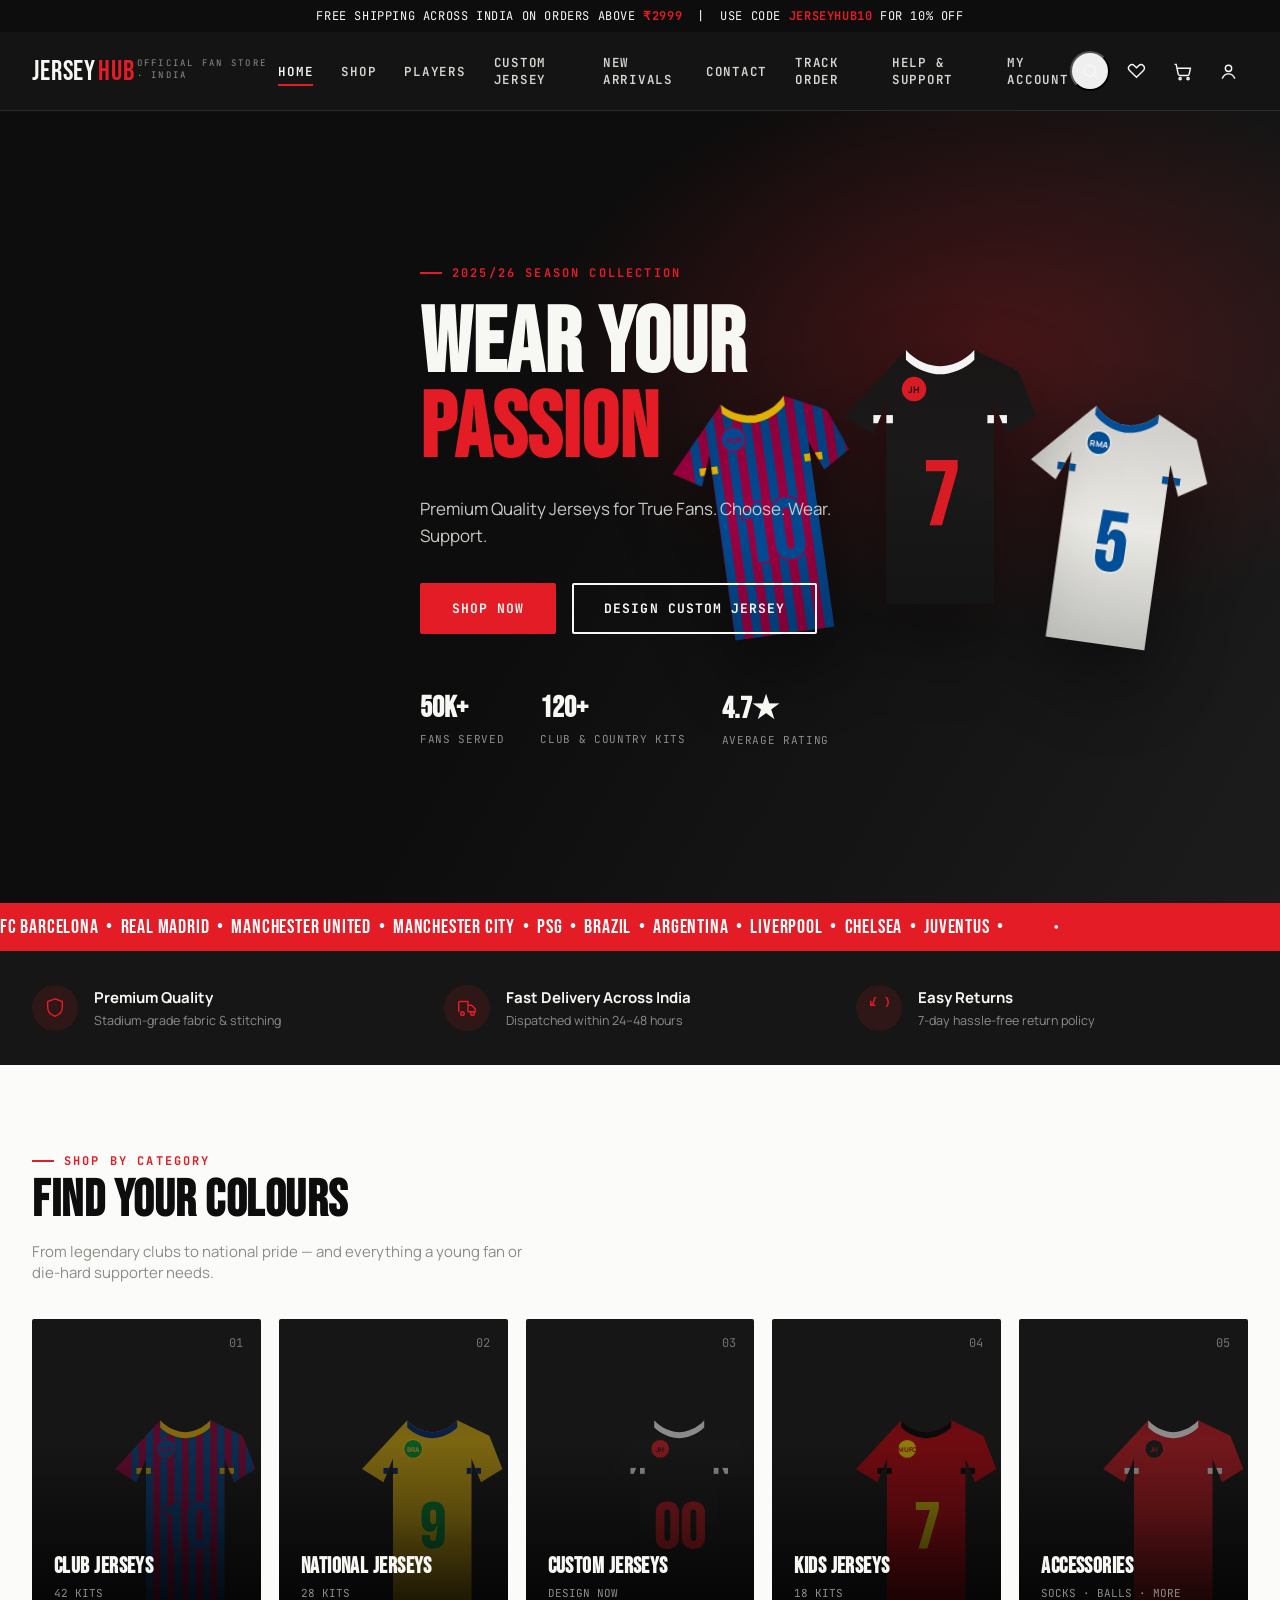
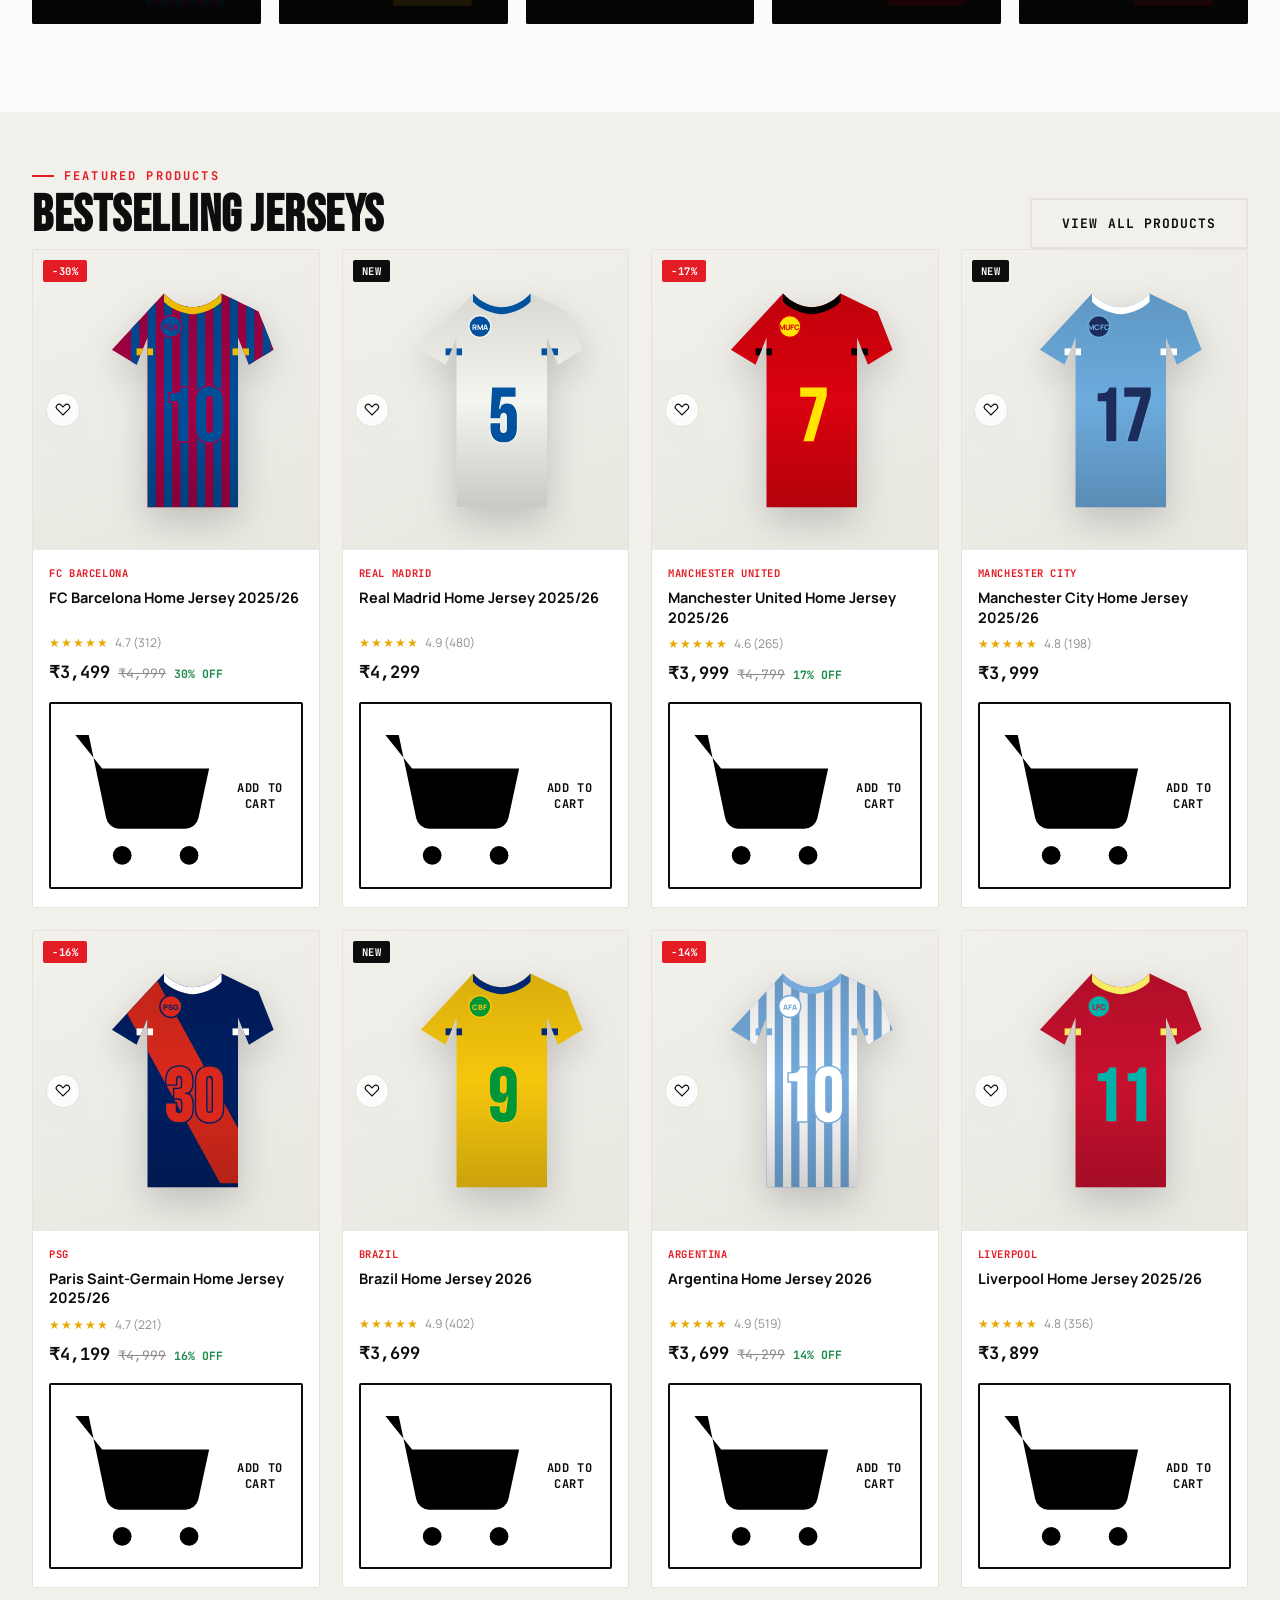
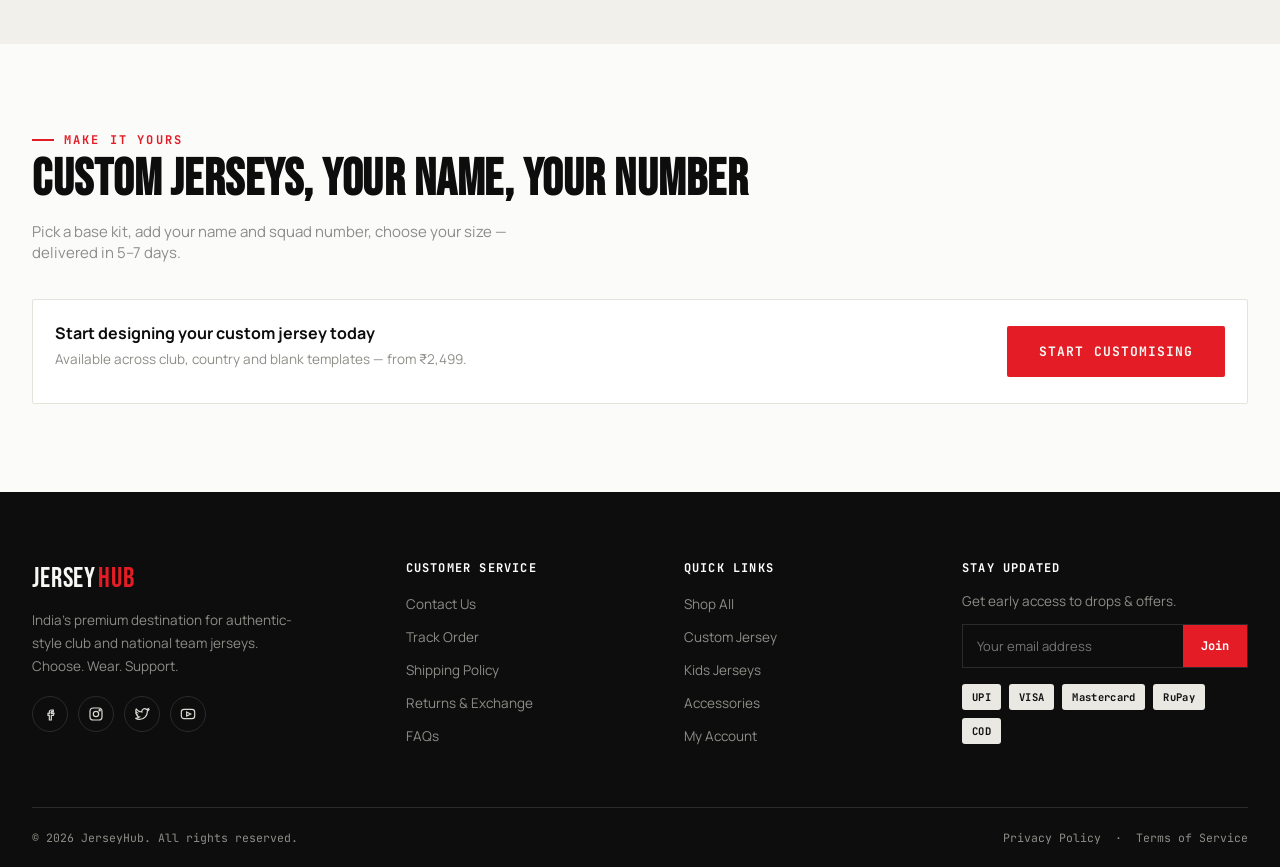
<file: index.html>
<!DOCTYPE html>
<html lang="en">
<head>
<meta charset="UTF-8">
<meta name="viewport" content="width=device-width, initial-scale=1.0">
<title>JerseyHub — Wear Your Passion | Football Jerseys India</title>
<meta name="description" content="Shop premium club and national football jerseys in India. Barcelona, Real Madrid, Manchester United, Brazil, Argentina & more. Custom jerseys, fast delivery, easy returns.">
<link rel="stylesheet" href="css/style.css">
</head>
<body>

<div id="site-header"></div>

<section class="hero">
  <div class="hero-bg"></div>
  <div class="container">
    <div class="hero-content">
      <span class="eyebrow">2025/26 Season Collection</span>
      <h1>WEAR YOUR<br><em>PASSION</em></h1>
      <p class="subtitle">Premium Quality Jerseys for True Fans. Choose. Wear. Support.</p>
      <div class="hero-cta">
        <a href="shop.html" class="btn btn-primary">Shop Now</a>
        <a href="custom-jersey.html" class="btn btn-outline on-dark">Design Custom Jersey</a>
      </div>
      <div class="hero-stats">
        <div><b>50K+</b><span>Fans Served</span></div>
        <div><b>120+</b><span>Club &amp; Country Kits</span></div>
        <div><b>4.7★</b><span>Average Rating</span></div>
      </div>
    </div>
  </div>
  <div class="hero-jerseys" id="heroJerseys"></div>
</section>

<div class="marquee-strip">
  <div class="marquee-track" id="marqueeTrack"></div>
</div>

<section class="trust-strip">
  <div class="container trust-grid">
    <div class="trust-item reveal">
      <div class="icn" id="trustIcon1"></div>
      <div><b>Premium Quality</b><span>Stadium-grade fabric &amp; stitching</span></div>
    </div>
    <div class="trust-item reveal">
      <div class="icn" id="trustIcon2"></div>
      <div><b>Fast Delivery Across India</b><span>Dispatched within 24–48 hours</span></div>
    </div>
    <div class="trust-item reveal">
      <div class="icn" id="trustIcon3"></div>
      <div><b>Easy Returns</b><span>7-day hassle-free return policy</span></div>
    </div>
  </div>
</section>

<section class="section" id="players">
  <div class="container">
    <span class="eyebrow reveal">Shop By Category</span>
    <h2 class="section-title reveal">Find Your Colours</h2>
    <p class="section-sub reveal">From legendary clubs to national pride — and everything a young fan or die-hard supporter needs.</p>
    <div class="cat-grid" id="categoryGrid"></div>
  </div>
</section>

<section class="section tight" style="background:#f1f0eb;">
  <div class="container">
    <div class="section-head">
      <div>
        <span class="eyebrow reveal">Featured Products</span>
        <h2 class="section-title reveal">Bestselling Jerseys</h2>
      </div>
      <a href="shop.html" class="btn btn-ghost reveal">View All Products</a>
    </div>
    <div class="prod-grid" id="featuredGrid"></div>
  </div>
</section>

<section class="section">
  <div class="container">
    <span class="eyebrow reveal">Make It Yours</span>
    <h2 class="section-title reveal">Custom Jerseys, Your Name, Your Number</h2>
    <p class="section-sub reveal">Pick a base kit, add your name and squad number, choose your size — delivered in 5–7 days.</p>
    <div class="info-card reveal" style="align-items:center;">
      <div style="flex:1;">
        <b style="font-family:var(--font-body);font-size:16px;">Start designing your custom jersey today</b>
        <p style="color:var(--grey);font-size:13.5px;margin-top:6px;">Available across club, country and blank templates — from ₹2,499.</p>
      </div>
      <a href="custom-jersey.html" class="btn btn-primary">Start Customising</a>
    </div>
  </div>
</section>

<div id="site-footer"></div>

<script src="js/jersey.js"></script>
<script src="js/data.js"></script>
<script src="js/main.js"></script>
<script>
  mountLayout('Home');
  document.getElementById('trustIcon1').innerHTML = ICONS.shield;
  document.getElementById('trustIcon2').innerHTML = ICONS.truck;
  document.getElementById('trustIcon3').innerHTML = ICONS.refresh;

  // Hero jerseys
  document.getElementById('heroJerseys').innerHTML =
    jerseySVG({primary:'#a50044',secondary:'#004d98',trim:'#edbb00',stripes:true,number:'10',crest:'FCB',id:'h1'}) +
    jerseySVG({primary:'#1a1a1a',secondary:'#e31c25',trim:'#ffffff',number:'7',crest:'JH',id:'h2'}) +
    jerseySVG({primary:'#f5f5f0',secondary:'#00529f',trim:'#00529f',number:'5',crest:'RMA',id:'h3'});

  // Marquee
  const teams = ["FC BARCELONA","REAL MADRID","MANCHESTER UNITED","MANCHESTER CITY","PSG","BRAZIL","ARGENTINA","LIVERPOOL","CHELSEA","JUVENTUS"];
  document.getElementById('marqueeTrack').innerHTML =
    '<span>' + teams.join(' &nbsp;•&nbsp; ') + ' &nbsp;•&nbsp; </span>'.repeat(2);

  // Category grid
  const categories = [
    {key:'club', label:'Club Jerseys', tag:'42 Kits', art:{primary:'#a50044',secondary:'#004d98',trim:'#edbb00',stripes:true,number:'10',crest:'FCB'}},
    {key:'national', label:'National Jerseys', tag:'28 Kits', art:{primary:'#f6c60d',secondary:'#009739',trim:'#002776',number:'9',crest:'BRA'}},
    {key:'custom', label:'Custom Jerseys', tag:'Design Now', art:{primary:'#1a1a1a',secondary:'#e31c25',trim:'#ffffff',number:'00',crest:'JH'}},
    {key:'kids', label:'Kids Jerseys', tag:'18 Kits', art:{primary:'#DA020E',secondary:'#ffe500',trim:'#000000',number:'7',crest:'MUFC'}},
    {key:'accessories', label:'Accessories', tag:'Socks · Balls · More', art:{primary:'#e31c25',secondary:'#1a1a1a',trim:'#ffffff',number:'',crest:'JH'}}
  ];
  document.getElementById('categoryGrid').innerHTML = categories.map((c,i)=>`
    <a href="shop.html?category=${c.key}" class="cat-card reveal">
      <span class="cat-num">0${i+1}</span>
      ${jerseySVG({...c.art,id:'cat'+i})}
      <div class="cat-label"><b>${c.label}</b><span>${c.tag}</span></div>
    </a>`).join('');

  // Featured products (first 8, mixing bestsellers)
  const featuredIds = ["p01","p02","p03","p04","p05","p11","p12","p06"];
  document.getElementById('featuredGrid').innerHTML =
    featuredIds.map(id => productCardHTML(findProduct(id))).join('');

  initReveal();
</script>
</body>
</html>
</file>
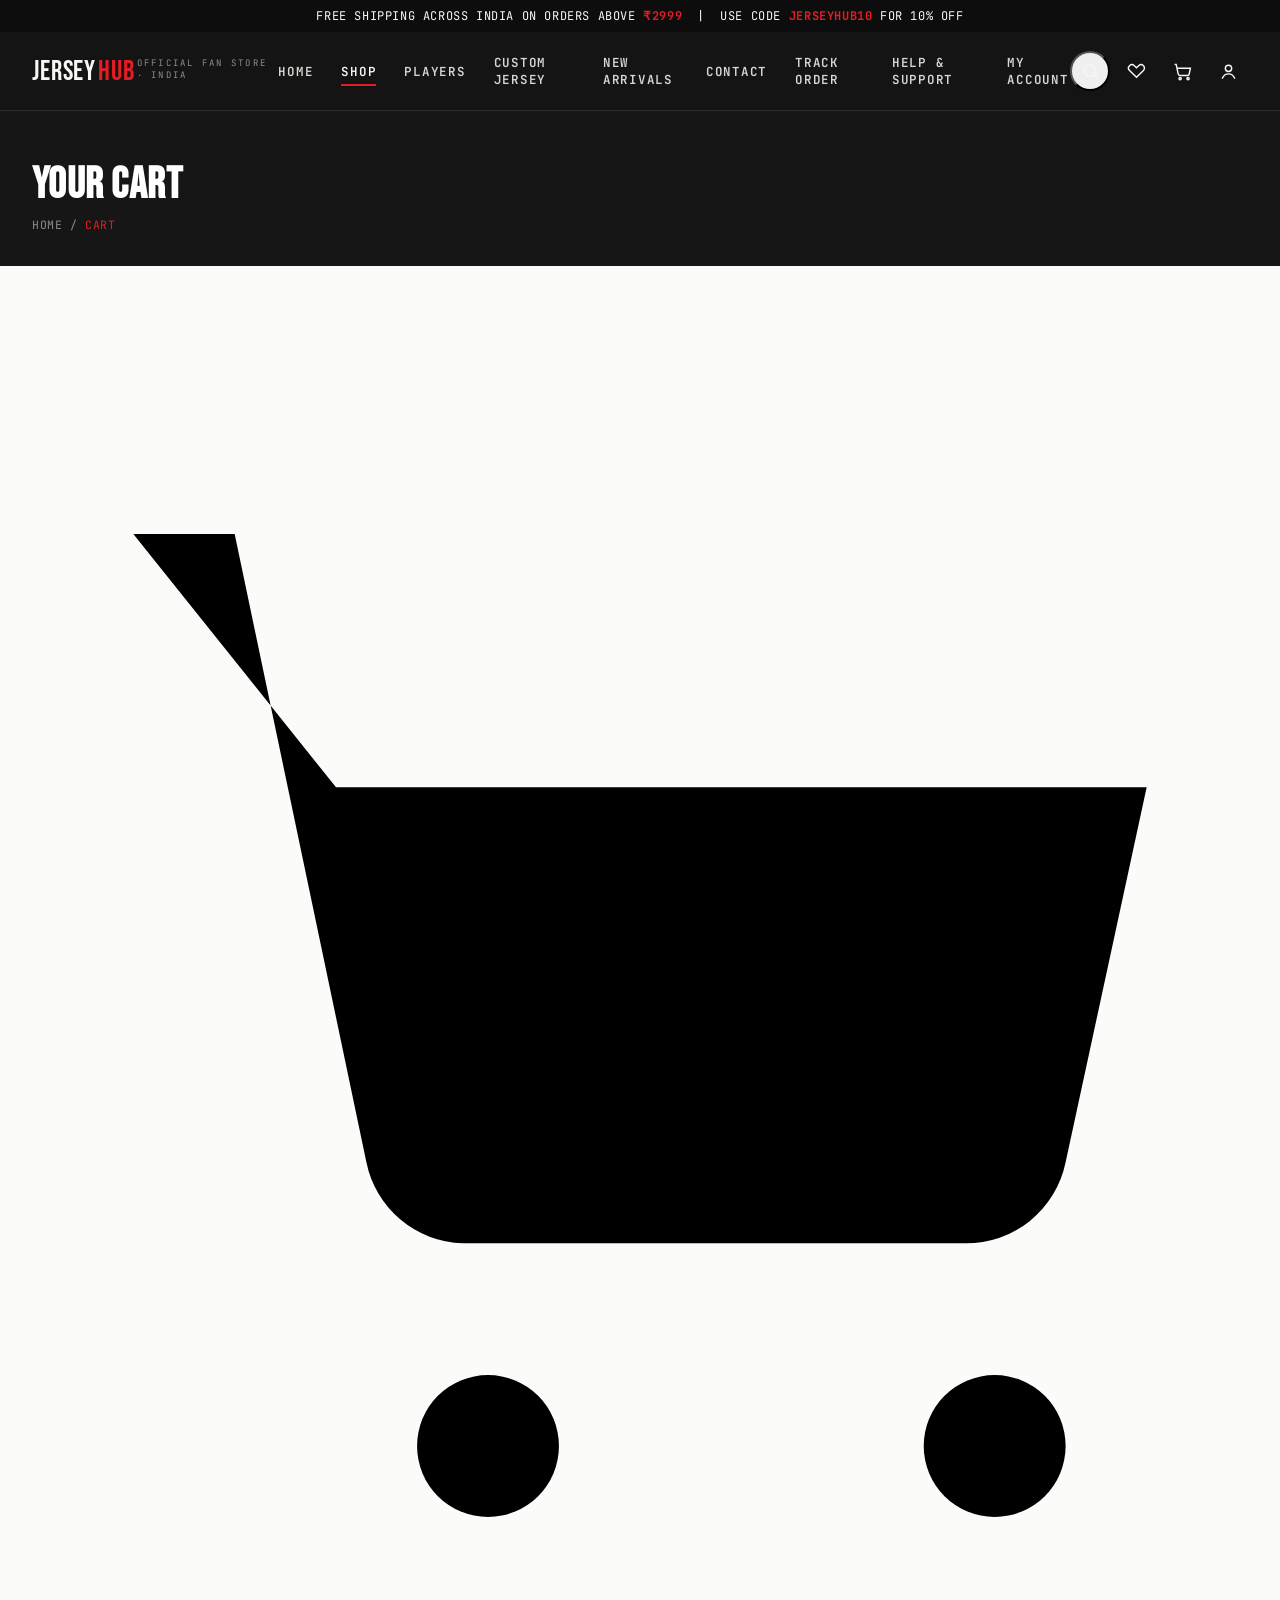
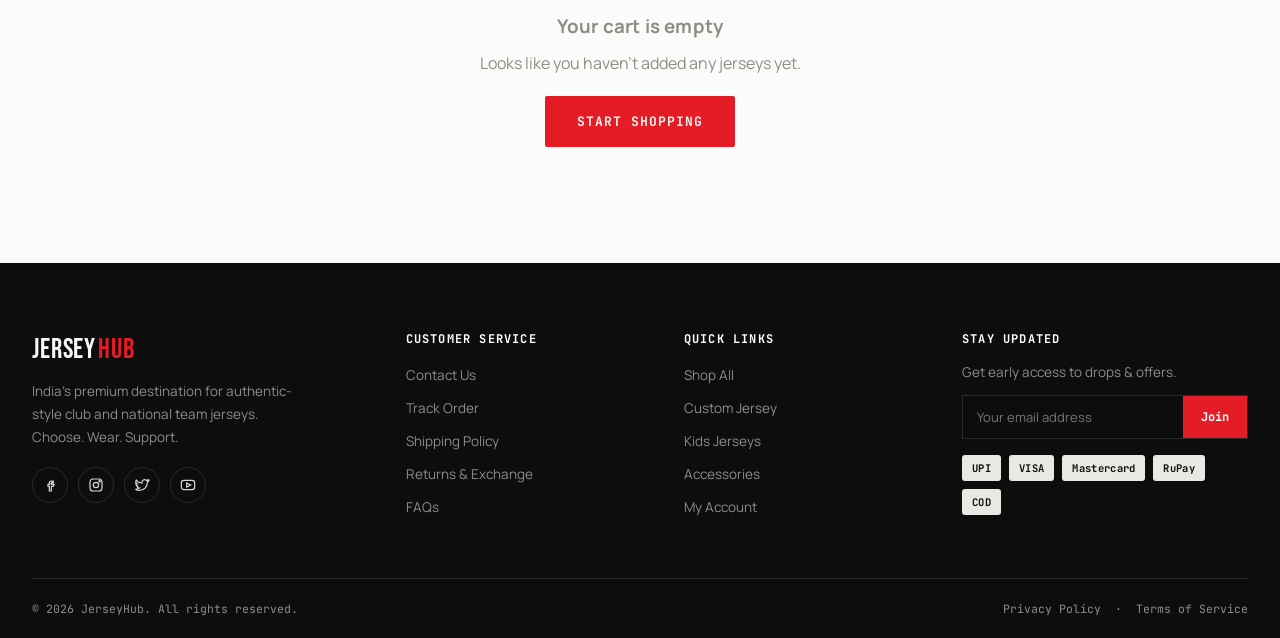
<file: cart.html>
<!DOCTYPE html>
<html lang="en">
<head>
<meta charset="UTF-8">
<meta name="viewport" content="width=device-width, initial-scale=1.0">
<title>Your Cart | JerseyHub</title>
<link rel="stylesheet" href="css/style.css">
</head>
<body>

<div id="site-header"></div>

<section class="page-banner">
  <div class="container">
    <h1>Your Cart</h1>
    <div class="crumb"><a href="index.html">Home</a> / <span>Cart</span></div>
  </div>
</section>

<section class="section tight">
  <div class="container">
    <div id="cartWrap"></div>
  </div>
</section>

<div id="site-footer"></div>

<script src="js/jersey.js"></script>
<script src="js/data.js"></script>
<script src="js/main.js"></script>
<script>
mountLayout('Shop');

function renderCart(){
  const cart = getCart();
  const wrap = document.getElementById('cartWrap');
  if(!cart.length){
    wrap.innerHTML = `
      <div class="empty-state">
        <div style="margin-bottom:14px;">${ICONS.cart}</div>
        <h3 style="font-family:var(--font-body);text-transform:none;margin-bottom:10px;">Your cart is empty</h3>
        <p style="margin-bottom:22px;">Looks like you haven't added any jerseys yet.</p>
        <a href="shop.html" class="btn btn-primary">Start Shopping</a>
      </div>`;
    return;
  }
  const subtotal = cartSubtotal();
  const shipping = subtotal >= 2999 ? 0 : 149;
  const total = subtotal + shipping;

  wrap.innerHTML = `
    <div class="cart-layout">
      <div>
        <div id="cartItems"></div>
        <a href="shop.html" class="hint" style="display:inline-block;margin-top:16px;">&larr; Continue Shopping</a>
      </div>
      <div class="summary-card">
        <h3 style="color:#fff;font-size:20px;margin-bottom:18px;">Order Summary</h3>
        <div class="summary-row"><span>Subtotal</span><span>₹${subtotal.toLocaleString('en-IN')}</span></div>
        <div class="summary-row"><span>Shipping</span><span>${shipping===0?'FREE':'₹'+shipping}</span></div>
        <div class="promo-row">
          <input type="text" placeholder="Promo code">
          <button class="btn btn-primary btn-sm" onclick="showToast('Promo code applied')">Apply</button>
        </div>
        <div class="summary-row total"><span>Total</span><span>₹${total.toLocaleString('en-IN')}</span></div>
        <a href="checkout.html" class="btn btn-primary btn-full" style="margin-top:20px;">Proceed to Checkout</a>
        <p class="hint" style="color:var(--grey);margin-top:12px;">Free shipping on orders above ₹2,999</p>
      </div>
    </div>`;

  document.getElementById('cartItems').innerHTML = cart.map(item => `
    <div class="cart-item">
      <div class="thumb">${jerseySVG({...item.art, id:'ci'+item.key.replace(/[^a-z0-9]/gi,'')})}</div>
      <div>
        <h4>${item.name}</h4>
        <div class="meta">Size: ${item.size || '—'} ${item.custom ? `&middot; Name: ${item.custom.name} &middot; No. ${item.custom.number}` : ''}</div>
        <div class="qty-control">
          <button onclick="changeQty('${item.key}',-1);renderCart();">−</button>
          <span>${item.qty}</span>
          <button onclick="changeQty('${item.key}',1);renderCart();">+</button>
        </div>
      </div>
      <div class="price-col">
        <div class="now">₹${(item.price*item.qty).toLocaleString('en-IN')}</div>
        <a class="remove-link" onclick="removeFromCart('${item.key}');renderCart();">Remove</a>
      </div>
    </div>`).join('');
}
renderCart();
</script>
</body>
</html>
</file>
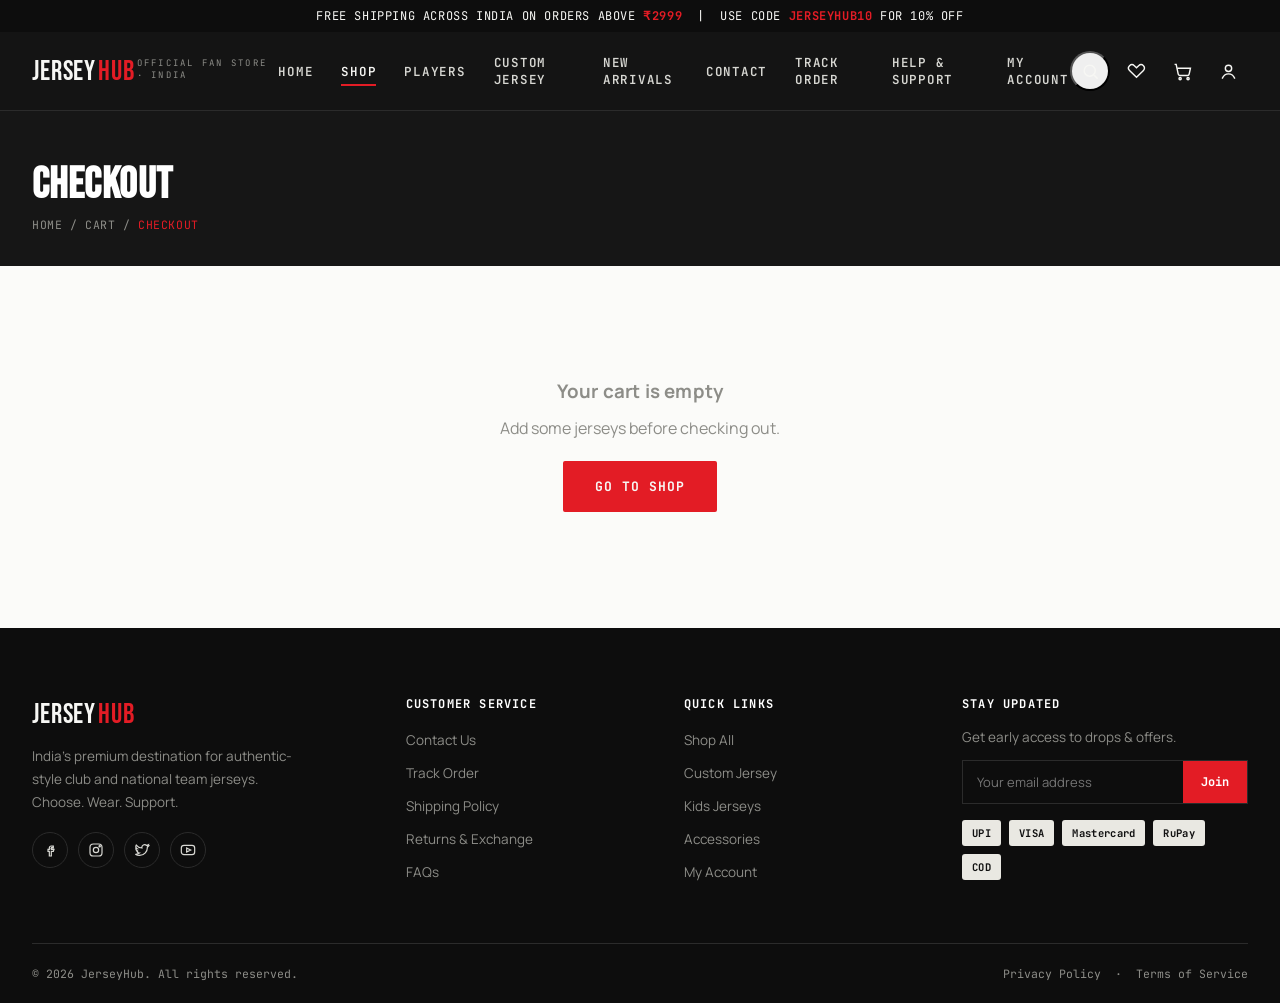
<file: checkout.html>
<!DOCTYPE html>
<html lang="en">
<head>
<meta charset="UTF-8">
<meta name="viewport" content="width=device-width, initial-scale=1.0">
<title>Checkout | JerseyHub</title>
<link rel="stylesheet" href="css/style.css">
</head>
<body>

<div id="site-header"></div>

<section class="page-banner">
  <div class="container">
    <h1>Checkout</h1>
    <div class="crumb"><a href="index.html">Home</a> / <a href="cart.html">Cart</a> / <span>Checkout</span></div>
  </div>
</section>

<section class="section tight">
  <div class="container" id="checkoutContainer"></div>
</section>

<div id="site-footer"></div>

<script src="js/jersey.js"></script>
<script src="js/data.js"></script>
<script src="js/main.js"></script>
<script>
mountLayout('Shop');
const cart = getCart();
const container = document.getElementById('checkoutContainer');

if(!cart.length){
  container.innerHTML = `
    <div class="empty-state">
      <h3 style="font-family:var(--font-body);text-transform:none;margin-bottom:10px;">Your cart is empty</h3>
      <p style="margin-bottom:22px;">Add some jerseys before checking out.</p>
      <a href="shop.html" class="btn btn-primary">Go to Shop</a>
    </div>`;
} else {
  const subtotal = cartSubtotal();
  const shipping = subtotal >= 2999 ? 0 : 149;
  const total = subtotal + shipping;

  container.innerHTML = `
    <div class="cart-layout">
      <form class="form-card" id="checkoutForm">
        <h3 style="font-size:20px;margin-bottom:20px;font-family:var(--font-body);text-transform:none;">Shipping Details</h3>
        <div class="form-row">
          <div class="form-field"><label>Full Name</label><input type="text" id="fName" required></div>
          <div class="form-field"><label>Mobile Number</label><input type="tel" id="fPhone" pattern="[0-9]{10}" maxlength="10" required></div>
        </div>
        <div class="form-field"><label>Email Address</label><input type="email" id="fEmail" required></div>
        <div class="form-field"><label>Address</label><textarea id="fAddress" rows="3" required></textarea></div>
        <div class="form-row">
          <div class="form-field"><label>City</label><input type="text" id="fCity" required></div>
          <div class="form-field"><label>State</label>
            <select id="fState" required>
              <option value="">Select State</option>
              <option>Maharashtra</option><option>Delhi</option><option>Karnataka</option>
              <option>Tamil Nadu</option><option>Telangana</option><option>West Bengal</option>
              <option>Gujarat</option><option>Uttar Pradesh</option><option>Other</option>
            </select>
          </div>
        </div>
        <div class="form-field"><label>PIN Code</label><input type="text" id="fPin" pattern="[0-9]{6}" maxlength="6" required></div>

        <h3 style="font-size:20px;margin:26px 0 20px;font-family:var(--font-body);text-transform:none;">Payment Method</h3>
        <div class="form-field">
          <label class="filter-opt"><input type="radio" name="pay" value="COD" checked> Cash on Delivery</label>
          <label class="filter-opt"><input type="radio" name="pay" value="UPI"> UPI</label>
          <label class="filter-opt"><input type="radio" name="pay" value="Card"> Credit / Debit Card</label>
        </div>

        <button type="submit" class="btn btn-primary btn-full" style="margin-top:10px;">Place Order — ₹${total.toLocaleString('en-IN')}</button>
      </form>

      <div class="summary-card">
        <h3 style="color:#fff;font-size:18px;margin-bottom:16px;">Order Summary</h3>
        ${cart.map(i => `<div class="summary-row"><span>${i.name} × ${i.qty}</span><span>₹${(i.price*i.qty).toLocaleString('en-IN')}</span></div>`).join('')}
        <div class="summary-row"><span>Shipping</span><span>${shipping===0?'FREE':'₹'+shipping}</span></div>
        <div class="summary-row total"><span>Total</span><span>₹${total.toLocaleString('en-IN')}</span></div>
      </div>
    </div>`;

  document.getElementById('checkoutForm').addEventListener('submit', (e)=>{
    e.preventDefault();
    const orderId = 'JH' + Math.floor(100000 + Math.random()*900000);
    localStorage.setItem('jh_last_order', JSON.stringify({
      id: orderId, total, date: new Date().toISOString(), items: cart
    }));
    setCart([]);
    window.location.href = 'order-confirmation.html';
  });
}
</script>
</body>
</html>
</file>
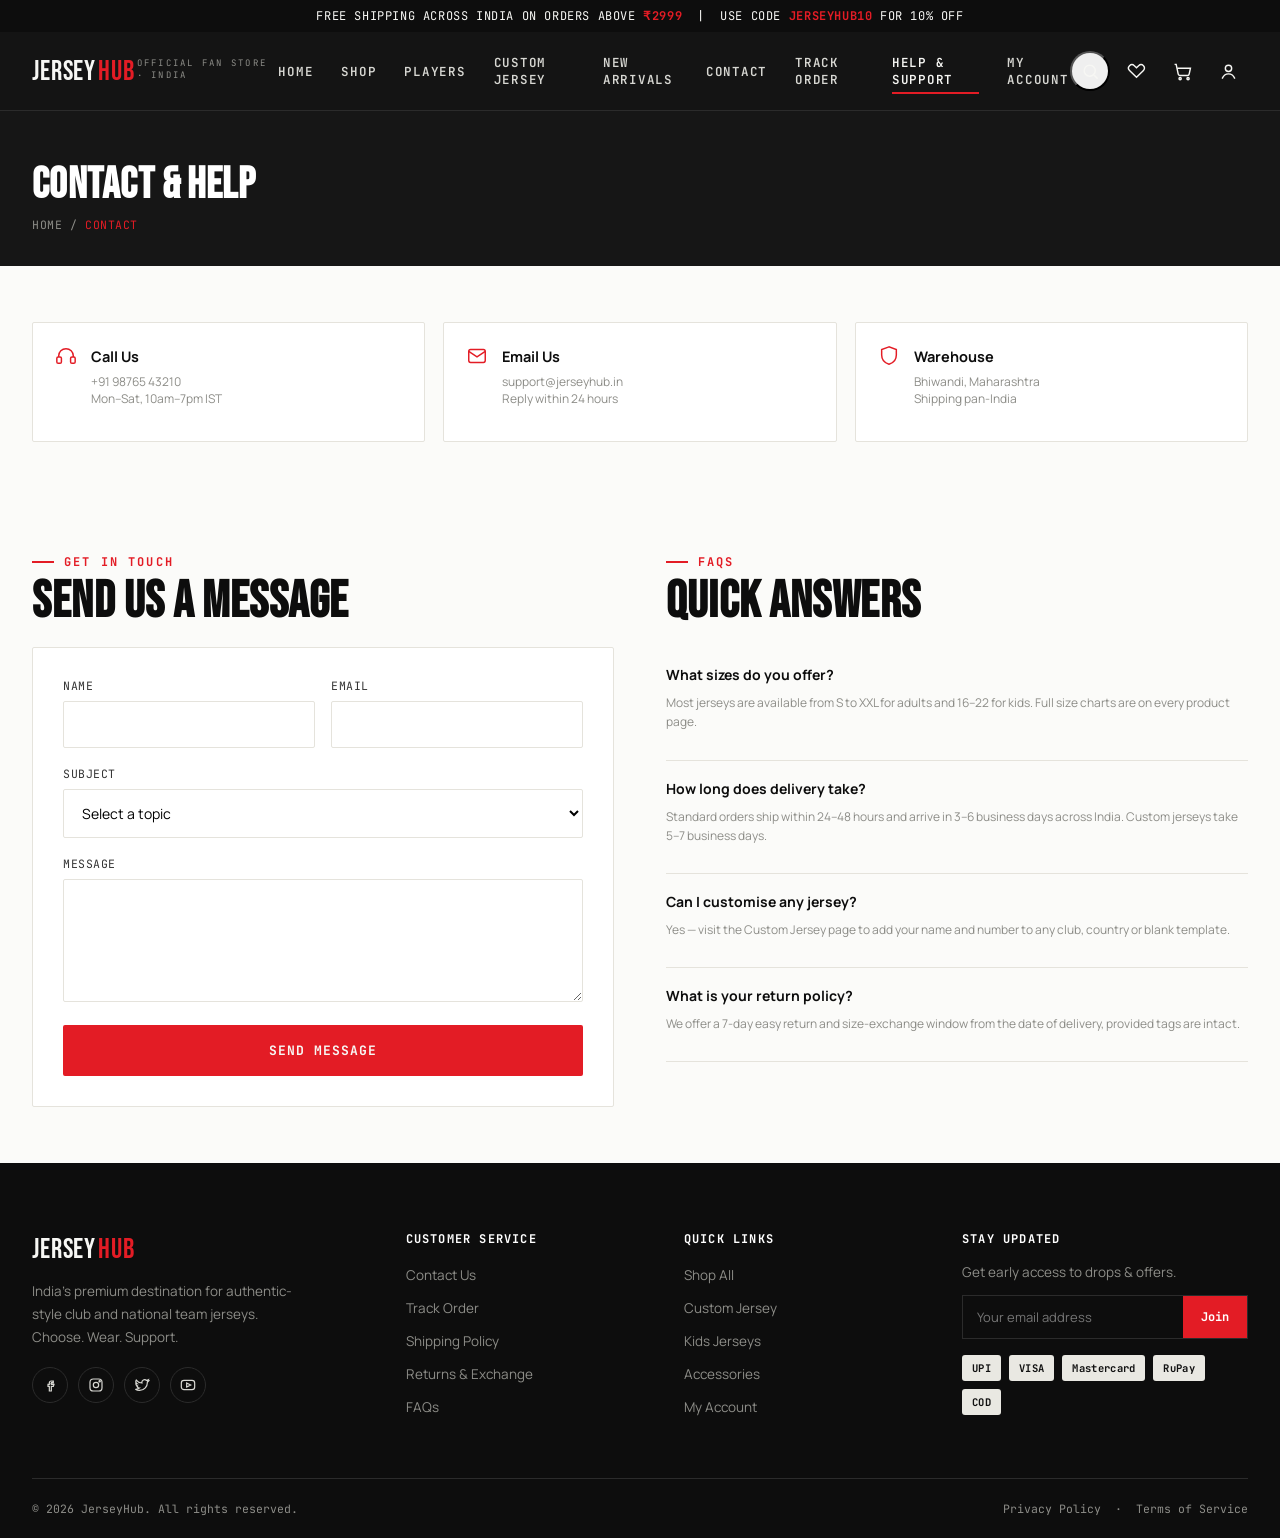
<file: contact.html>
<!DOCTYPE html>
<html lang="en">
<head>
<meta charset="UTF-8">
<meta name="viewport" content="width=device-width, initial-scale=1.0">
<title>Contact &amp; Help | JerseyHub</title>
<link rel="stylesheet" href="css/style.css">
</head>
<body>

<div id="site-header"></div>

<section class="page-banner">
  <div class="container">
    <h1>Contact &amp; Help</h1>
    <div class="crumb"><a href="index.html">Home</a> / <span>Contact</span></div>
  </div>
</section>

<section class="section tight">
  <div class="container">
    <div class="info-grid">
      <div class="info-card reveal" id="ic1">
        <div id="icHeadset"></div>
        <div><b style="font-family:var(--font-body);font-size:14.5px;">Call Us</b>
        <p class="hint">+91 98765 43210<br>Mon–Sat, 10am–7pm IST</p></div>
      </div>
      <div class="info-card reveal">
        <div id="icMail"></div>
        <div><b style="font-family:var(--font-body);font-size:14.5px;">Email Us</b>
        <p class="hint">support@jerseyhub.in<br>Reply within 24 hours</p></div>
      </div>
      <div class="info-card reveal">
        <div id="icShield"></div>
        <div><b style="font-family:var(--font-body);font-size:14.5px;">Warehouse</b>
        <p class="hint">Bhiwandi, Maharashtra<br>Shipping pan-India</p></div>
      </div>
    </div>
  </div>
</section>

<section class="section tight">
  <div class="container">
    <div class="pd-layout" style="grid-template-columns:1fr 1fr;">
      <div>
        <span class="eyebrow reveal">Get In Touch</span>
        <h2 class="section-title reveal" style="margin-bottom:20px;">Send Us a Message</h2>
        <form class="form-card reveal" id="contactForm">
          <div class="form-row">
            <div class="form-field"><label>Name</label><input type="text" required></div>
            <div class="form-field"><label>Email</label><input type="email" required></div>
          </div>
          <div class="form-field"><label>Subject</label>
            <select required><option value="">Select a topic</option><option>Order Issue</option><option>Custom Jersey Query</option><option>Returns &amp; Exchange</option><option>Bulk / Team Order</option><option>Other</option></select>
          </div>
          <div class="form-field"><label>Message</label><textarea rows="5" required></textarea></div>
          <button type="submit" class="btn btn-primary btn-full">Send Message</button>
        </form>
      </div>
      <div class="reveal">
        <span class="eyebrow">FAQs</span>
        <h2 class="section-title" style="margin-bottom:20px;">Quick Answers</h2>
        <div id="faqList"></div>
      </div>
    </div>
  </div>
</section>

<div id="site-footer"></div>

<script src="js/jersey.js"></script>
<script src="js/data.js"></script>
<script src="js/main.js"></script>
<script>
mountLayout('Help & Support');
document.getElementById('icHeadset').innerHTML = ICONS.headset;
document.getElementById('icMail').innerHTML = `<svg viewBox="0 0 24 24" style="width:22px;height:22px;stroke:var(--red);fill:none;stroke-width:1.6;"><rect x="3" y="5" width="18" height="14" rx="2"/><path d="m3 7 9 6 9-6"/></svg>`;
document.getElementById('icShield').innerHTML = ICONS.shield;

const faqs = [
  ["What sizes do you offer?", "Most jerseys are available from S to XXL for adults and 16–22 for kids. Full size charts are on every product page."],
  ["How long does delivery take?", "Standard orders ship within 24–48 hours and arrive in 3–6 business days across India. Custom jerseys take 5–7 business days."],
  ["Can I customise any jersey?", "Yes — visit the Custom Jersey page to add your name and number to any club, country or blank template."],
  ["What is your return policy?", "We offer a 7-day easy return and size-exchange window from the date of delivery, provided tags are intact."]
];
document.getElementById('faqList').innerHTML = faqs.map(([q,a],i)=>`
  <div style="border-bottom:1px solid var(--grey-line);padding:16px 0;">
    <b style="font-family:var(--font-body);font-size:14px;">${q}</b>
    <p class="hint" style="margin-top:8px;line-height:1.6;">${a}</p>
  </div>`).join('');

document.getElementById('contactForm').addEventListener('submit', (e)=>{
  e.preventDefault();
  showToast('Message sent — our team will reply within 24 hours');
  e.target.reset();
});
</script>
</body>
</html>
</file>
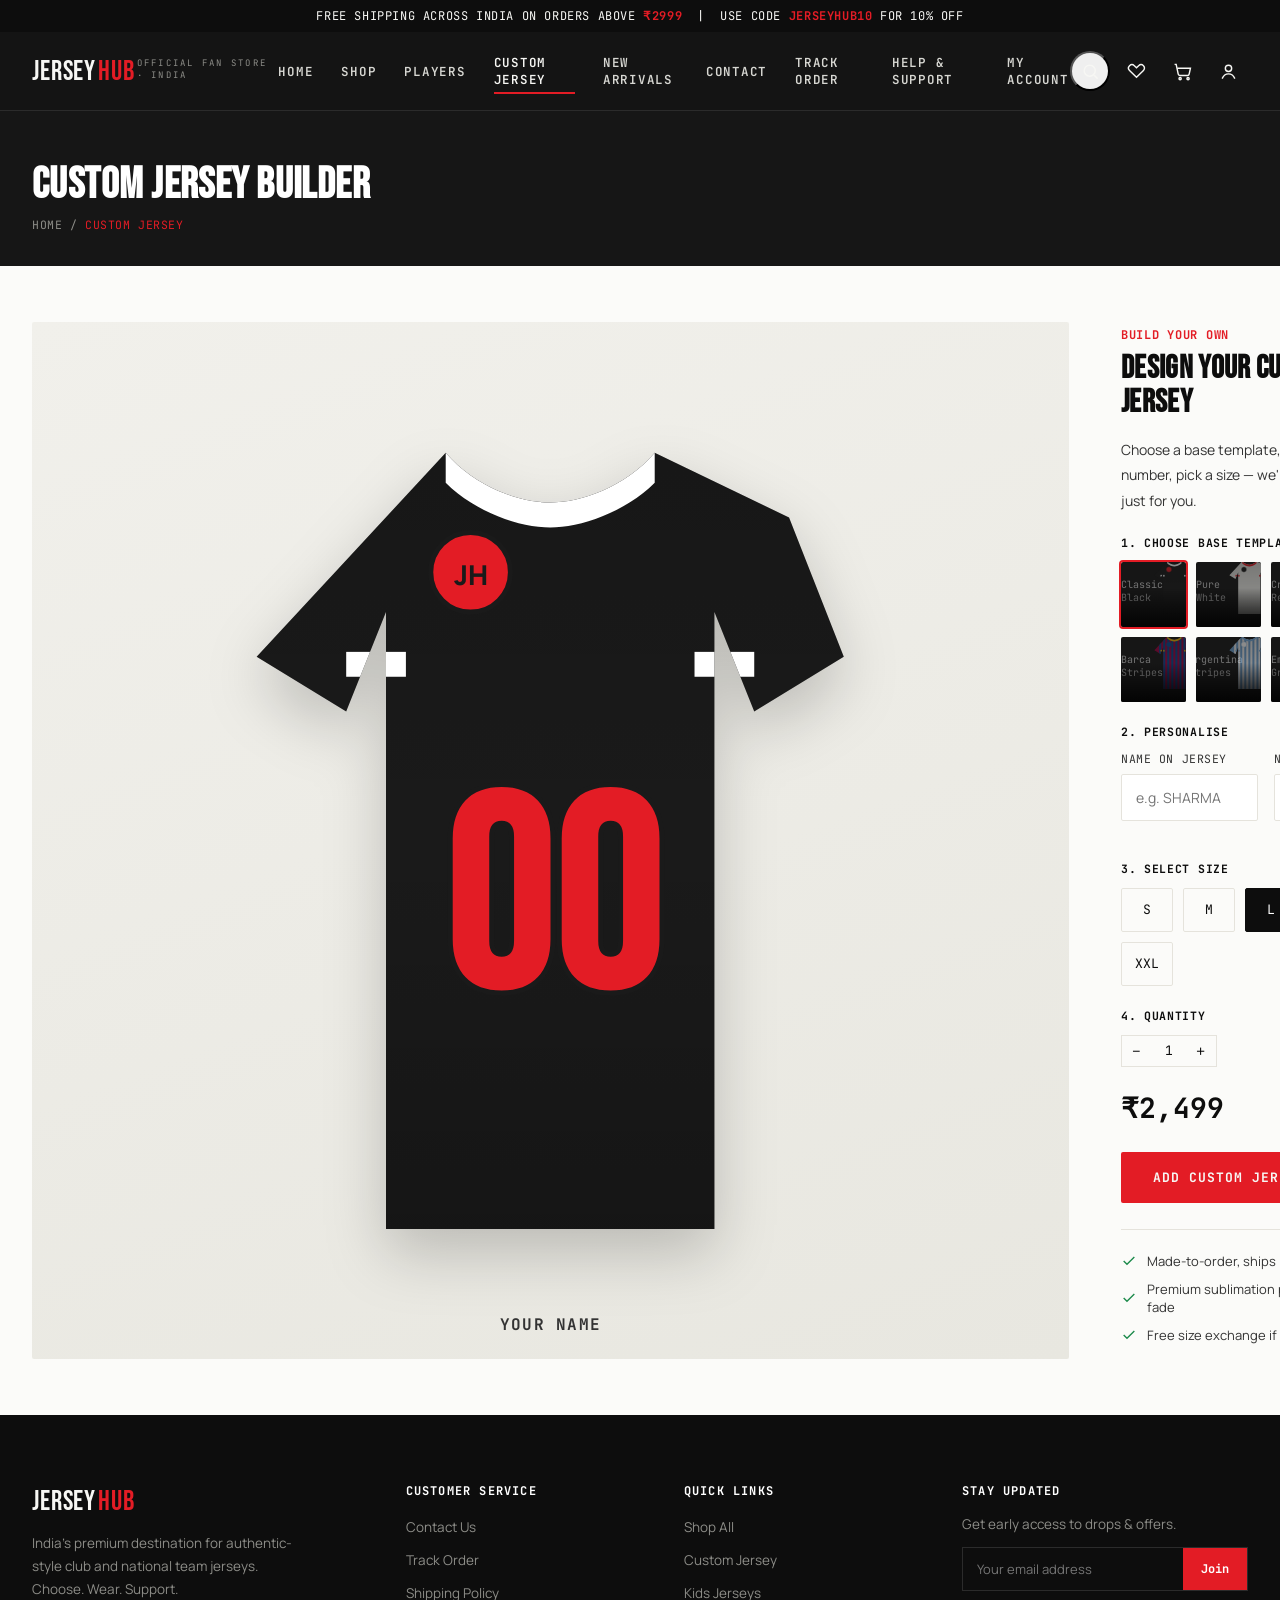
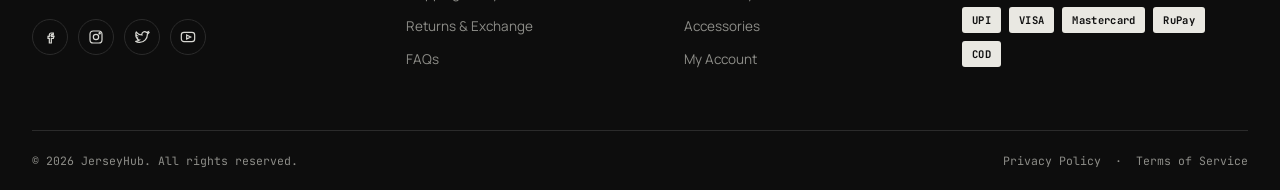
<file: custom-jersey.html>
<!DOCTYPE html>
<html lang="en">
<head>
<meta charset="UTF-8">
<meta name="viewport" content="width=device-width, initial-scale=1.0">
<title>Design Your Custom Jersey | JerseyHub</title>
<link rel="stylesheet" href="css/style.css">
</head>
<body>

<div id="site-header"></div>

<section class="page-banner">
  <div class="container">
    <h1>Custom Jersey Builder</h1>
    <div class="crumb"><a href="index.html">Home</a> / <span>Custom Jersey</span></div>
  </div>
</section>

<section class="section tight">
  <div class="container">
    <div class="pd-layout">
      <div class="pd-media reveal in" id="customPreview" style="position:sticky;top:96px;"></div>

      <div class="reveal in">
        <span class="pd-club">Build Your Own</span>
        <h2 class="pd-name" style="font-size:32px;">Design Your Custom Jersey</h2>
        <p class="pd-desc">Choose a base template, add your name and number, pick a size — we'll print and stitch it just for you.</p>

        <div class="pd-block">
          <h5>1. Choose Base Template</h5>
          <div class="cat-grid" id="templateGrid" style="grid-template-columns:repeat(4,1fr);gap:10px;"></div>
        </div>

        <div class="pd-block">
          <h5>2. Personalise</h5>
          <div class="form-row">
            <div class="form-field"><label>Name on Jersey</label><input type="text" id="cName" maxlength="12" placeholder="e.g. SHARMA"></div>
            <div class="form-field"><label>Number</label><input type="number" id="cNumber" min="0" max="99" placeholder="e.g. 18"></div>
          </div>
        </div>

        <div class="pd-block">
          <h5>3. Select Size</h5>
          <div class="size-grid" id="cSizeGrid"></div>
        </div>

        <div class="pd-block">
          <h5>4. Quantity</h5>
          <div class="qty-control">
            <button id="cQtyMinus">−</button><span id="cQtyVal">1</span><button id="cQtyPlus">+</button>
          </div>
        </div>

        <div class="pd-price"><span class="now" id="cPrice">₹2,499</span></div>
        <div class="pd-actions">
          <button class="btn btn-primary" id="cAddToCart">Add Custom Jersey to Cart</button>
        </div>
        <div class="pd-perks">
          <div>Made-to-order, ships in 5–7 business days</div>
          <div>Premium sublimation print — won't crack or fade</div>
          <div>Free size exchange if it doesn't fit</div>
        </div>
      </div>
    </div>
  </div>
</section>

<div id="site-footer"></div>

<script src="js/jersey.js"></script>
<script src="js/data.js"></script>
<script src="js/main.js"></script>
<script>
mountLayout('Custom Jersey');
document.querySelectorAll('.pd-perks div').forEach(d => d.innerHTML = ICONS.check + ' ' + d.textContent.trim());

const templates = [
  {label:'Classic Black', art:{primary:'#1a1a1a',secondary:'#e31c25',trim:'#ffffff'}},
  {label:'Pure White', art:{primary:'#f5f5f0',secondary:'#1a1a1a',trim:'#e31c25'}},
  {label:'Crimson Red', art:{primary:'#e31c25',secondary:'#1a1a1a',trim:'#ffffff'}},
  {label:'Royal Blue', art:{primary:'#0a2a6b',secondary:'#ffffff',trim:'#e31c25'}},
  {label:'Barca Stripes', art:{primary:'#a50044',secondary:'#004d98',trim:'#edbb00',stripes:true}},
  {label:'Argentina Stripes', art:{primary:'#75AADB',secondary:'#ffffff',trim:'#75AADB',stripes:true}},
  {label:'Emerald Green', art:{primary:'#0a3d0a',secondary:'#ff671f',trim:'#ffffff'}},
  {label:'Sash Navy', art:{primary:'#001e62',secondary:'#da291c',trim:'#ffffff',sash:true}}
];
let selectedTemplate = 0;

const price = 2499;
const product = { id:'p20', name:'Custom Jersey', price, mrp:price, sizes:["S","M","L","XL","XXL"] };

function updatePreview(){
  const t = templates[selectedTemplate];
  const number = document.getElementById('cNumber').value || '00';
  const name = document.getElementById('cName').value.toUpperCase() || 'YOUR NAME';
  document.getElementById('customPreview').innerHTML = jerseySVG({...t.art, number, crest:'JH', id:'custom'});
  document.getElementById('customPreview').insertAdjacentHTML('beforeend', `<div style="position:absolute;bottom:24px;left:0;right:0;text-align:center;font-family:var(--font-mono);font-weight:700;letter-spacing:.08em;color:#333;">${name}</div>`);
}

document.getElementById('templateGrid').innerHTML = templates.map((t,i)=>`
  <div class="cat-card" data-i="${i}" style="aspect-ratio:1/1;cursor:pointer;${i===0?'outline:2px solid var(--red);':''}">
    <span class="cat-num" style="font-size:10px;">${t.label}</span>
    ${jerseySVG({...t.art, number:'', crest:'', id:'tpl'+i})}
  </div>`).join('');

document.querySelectorAll('#templateGrid .cat-card').forEach(card=>{
  card.addEventListener('click', ()=>{
    document.querySelectorAll('#templateGrid .cat-card').forEach(c=>c.style.outline='none');
    card.style.outline = '2px solid var(--red)';
    selectedTemplate = Number(card.dataset.i);
    updatePreview();
  });
});

document.getElementById('cSizeGrid').innerHTML = product.sizes.map((s,i)=>`<div class="size-box ${i===2?'active':''}" data-size="${s}">${s}</div>`).join('');
let selectedSize = product.sizes[2];
document.querySelectorAll('#cSizeGrid .size-box').forEach(box=>{
  box.addEventListener('click', ()=>{
    document.querySelectorAll('#cSizeGrid .size-box').forEach(b=>b.classList.remove('active'));
    box.classList.add('active');
    selectedSize = box.dataset.size;
  });
});

let qty = 1;
document.getElementById('cQtyMinus').addEventListener('click', ()=>{ if(qty>1){ qty--; document.getElementById('cQtyVal').textContent = qty; }});
document.getElementById('cQtyPlus').addEventListener('click', ()=>{ qty++; document.getElementById('cQtyVal').textContent = qty; });

document.getElementById('cName').addEventListener('input', updatePreview);
document.getElementById('cNumber').addEventListener('input', updatePreview);

document.getElementById('cAddToCart').addEventListener('click', ()=>{
  const name = document.getElementById('cName').value.trim().toUpperCase();
  const number = document.getElementById('cNumber').value.trim();
  if(!name || !number){ showToast('Please enter a name and number'); return; }
  const t = templates[selectedTemplate];
  addToCart({...product, art:{...t.art, number, crest:'JH'}}, selectedSize, qty, {name, number});
});

document.getElementById('cPrice').textContent = '₹' + price.toLocaleString('en-IN');
updatePreview();
initReveal();
</script>
</body>
</html>
</file>
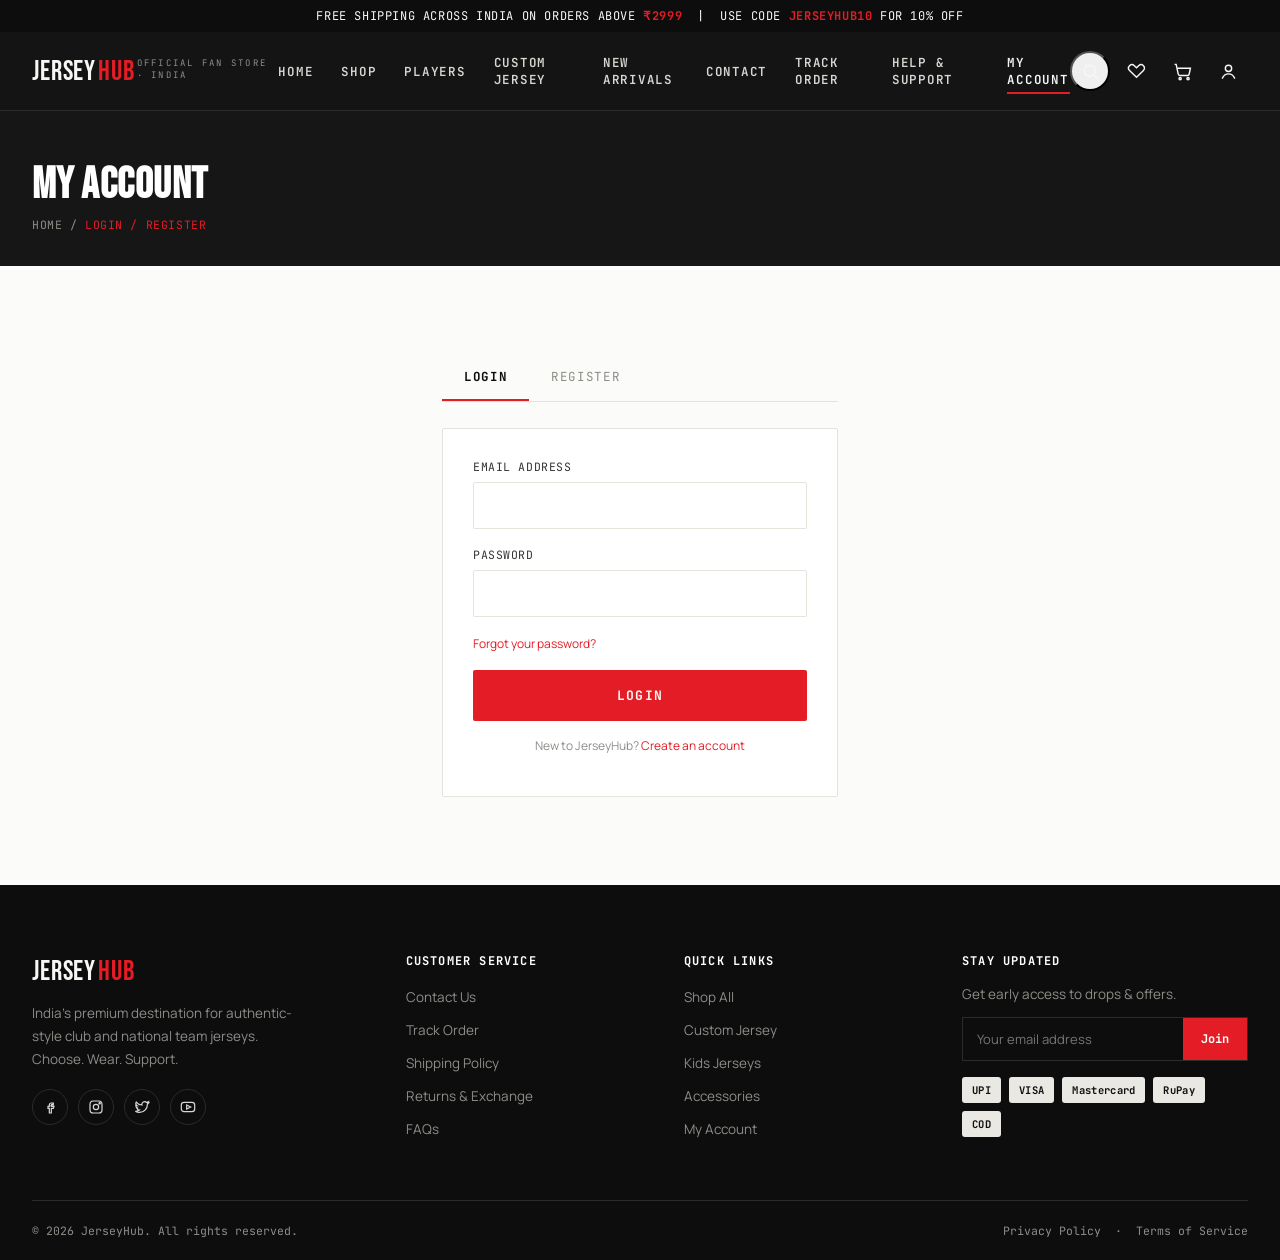
<file: login.html>
<!DOCTYPE html>
<html lang="en">
<head>
<meta charset="UTF-8">
<meta name="viewport" content="width=device-width, initial-scale=1.0">
<title>Login / Register | JerseyHub</title>
<link rel="stylesheet" href="css/style.css">
</head>
<body>

<div id="site-header"></div>

<section class="page-banner">
  <div class="container">
    <h1>My Account</h1>
    <div class="crumb"><a href="index.html">Home</a> / <span>Login / Register</span></div>
  </div>
</section>

<section class="section">
  <div class="container narrow">
    <div class="tab-row">
      <button class="tab-btn active" id="tabLogin">Login</button>
      <button class="tab-btn" id="tabRegister">Register</button>
    </div>

    <form class="form-card" id="loginForm">
      <div class="form-field"><label>Email Address</label><input type="email" required></div>
      <div class="form-field"><label>Password</label><input type="password" required></div>
      <p class="hint" style="margin-bottom:18px;"><a href="#" style="color:var(--red);">Forgot your password?</a></p>
      <button type="submit" class="btn btn-primary btn-full">Login</button>
      <p class="hint text-center" style="margin-top:16px;">New to JerseyHub? <a href="#" id="switchToRegister" style="color:var(--red);">Create an account</a></p>
    </form>

    <form class="form-card" id="registerForm" style="display:none;">
      <div class="form-row">
        <div class="form-field"><label>First Name</label><input type="text" required></div>
        <div class="form-field"><label>Last Name</label><input type="text" required></div>
      </div>
      <div class="form-field"><label>Email Address</label><input type="email" required></div>
      <div class="form-field"><label>Mobile Number</label><input type="tel" pattern="[0-9]{10}" maxlength="10" required></div>
      <div class="form-field"><label>Password</label><input type="password" required></div>
      <button type="submit" class="btn btn-primary btn-full">Create Account</button>
      <p class="hint text-center" style="margin-top:16px;">Already have an account? <a href="#" id="switchToLogin" style="color:var(--red);">Login</a></p>
    </form>
  </div>
</section>

<div id="site-footer"></div>

<script src="js/jersey.js"></script>
<script src="js/data.js"></script>
<script src="js/main.js"></script>
<script>
mountLayout('My Account');

const tabLogin = document.getElementById('tabLogin');
const tabRegister = document.getElementById('tabRegister');
const loginForm = document.getElementById('loginForm');
const registerForm = document.getElementById('registerForm');

function showLogin(){ tabLogin.classList.add('active'); tabRegister.classList.remove('active'); loginForm.style.display='block'; registerForm.style.display='none'; }
function showRegister(){ tabRegister.classList.add('active'); tabLogin.classList.remove('active'); registerForm.style.display='block'; loginForm.style.display='none'; }

tabLogin.addEventListener('click', showLogin);
tabRegister.addEventListener('click', showRegister);
document.getElementById('switchToRegister').addEventListener('click', (e)=>{e.preventDefault();showRegister();});
document.getElementById('switchToLogin').addEventListener('click', (e)=>{e.preventDefault();showLogin();});

loginForm.addEventListener('submit', (e)=>{
  e.preventDefault();
  showToast('Logged in successfully');
  setTimeout(()=>window.location.href='index.html', 900);
});
registerForm.addEventListener('submit', (e)=>{
  e.preventDefault();
  showToast('Account created — welcome to JerseyHub');
  setTimeout(()=>window.location.href='index.html', 900);
});
</script>
</body>
</html>
</file>
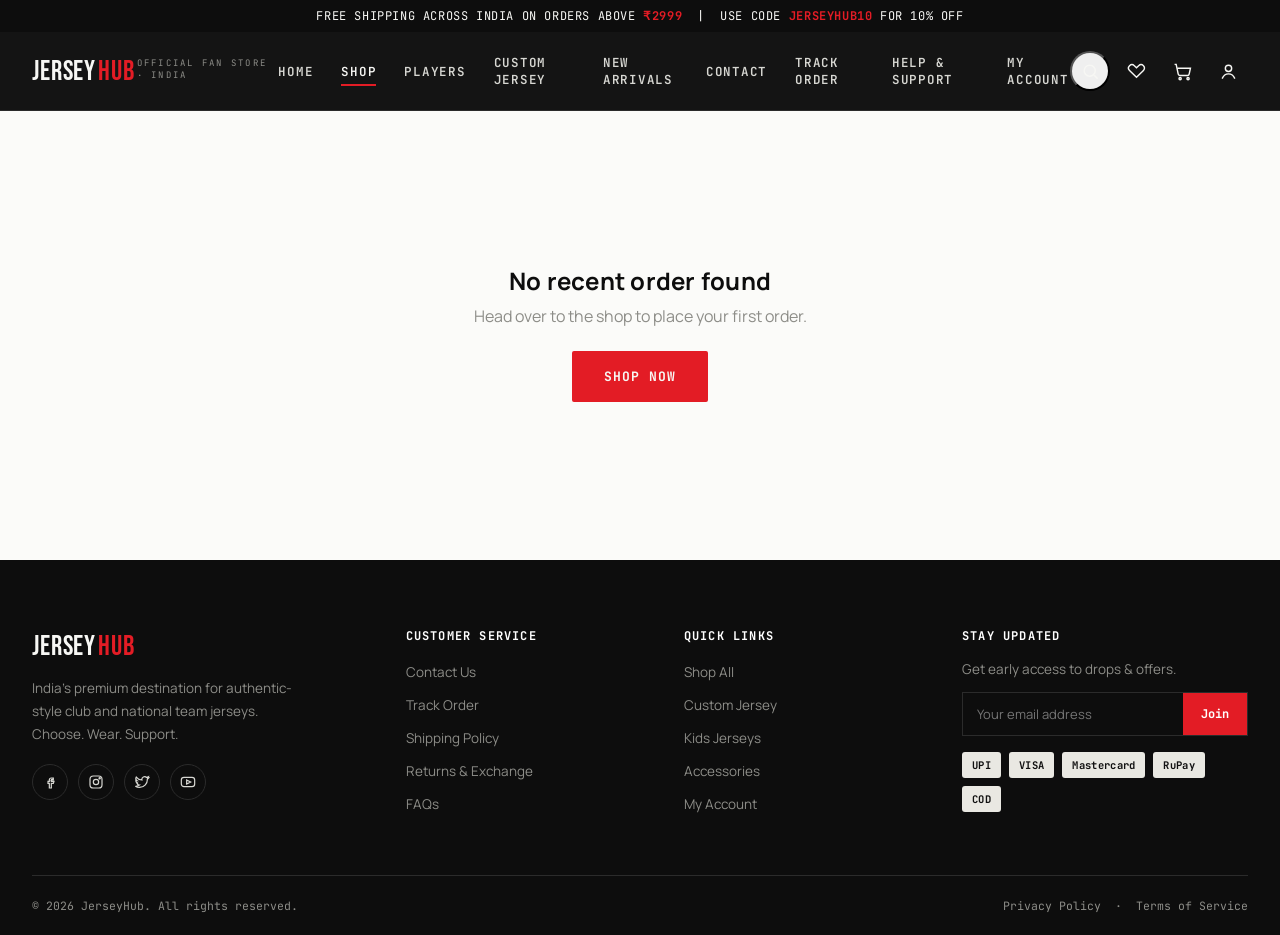
<file: order-confirmation.html>
<!DOCTYPE html>
<html lang="en">
<head>
<meta charset="UTF-8">
<meta name="viewport" content="width=device-width, initial-scale=1.0">
<title>Order Confirmed | JerseyHub</title>
<link rel="stylesheet" href="css/style.css">
</head>
<body>

<div id="site-header"></div>

<section class="section">
  <div class="container">
    <div class="confirm-box" id="confirmBox"></div>
  </div>
</section>

<div id="site-footer"></div>

<script src="js/jersey.js"></script>
<script src="js/data.js"></script>
<script src="js/main.js"></script>
<script>
mountLayout('Shop');
const order = JSON.parse(localStorage.getItem('jh_last_order') || 'null');
const box = document.getElementById('confirmBox');

if(!order){
  box.innerHTML = `<h2 style="font-family:var(--font-body);text-transform:none;">No recent order found</h2>
  <p style="color:var(--grey);margin:12px 0 24px;">Head over to the shop to place your first order.</p>
  <a href="shop.html" class="btn btn-primary">Shop Now</a>`;
} else {
  box.innerHTML = `
    <div class="check-circle">${ICONS.check}</div>
    <h2 style="font-family:var(--font-body);text-transform:none;font-size:26px;">Order Placed Successfully!</h2>
    <p style="color:var(--grey);margin-top:10px;">Thank you — your jerseys are being prepared for dispatch.</p>
    <div class="order-id">${order.id}</div>
    <p style="color:var(--grey);font-size:13.5px;">A confirmation email with tracking details has been sent to you.</p>
    <div class="narrow mt-40" style="text-align:left;">
      <div class="form-card">
        ${order.items.map(i=>`<div class="summary-row" style="color:#333;"><span>${i.name} × ${i.qty}</span><span>₹${(i.price*i.qty).toLocaleString('en-IN')}</span></div>`).join('')}
        <div class="summary-row total" style="border-top:1px solid var(--grey-line);color:#000;"><span>Total Paid</span><span>₹${order.total.toLocaleString('en-IN')}</span></div>
      </div>
    </div>
    <div class="hero-cta" style="justify-content:center;margin-top:30px;">
      <a href="track-order.html" class="btn btn-outline">Track Order</a>
      <a href="shop.html" class="btn btn-primary">Continue Shopping</a>
    </div>`;
}
</script>
</body>
</html>
</file>
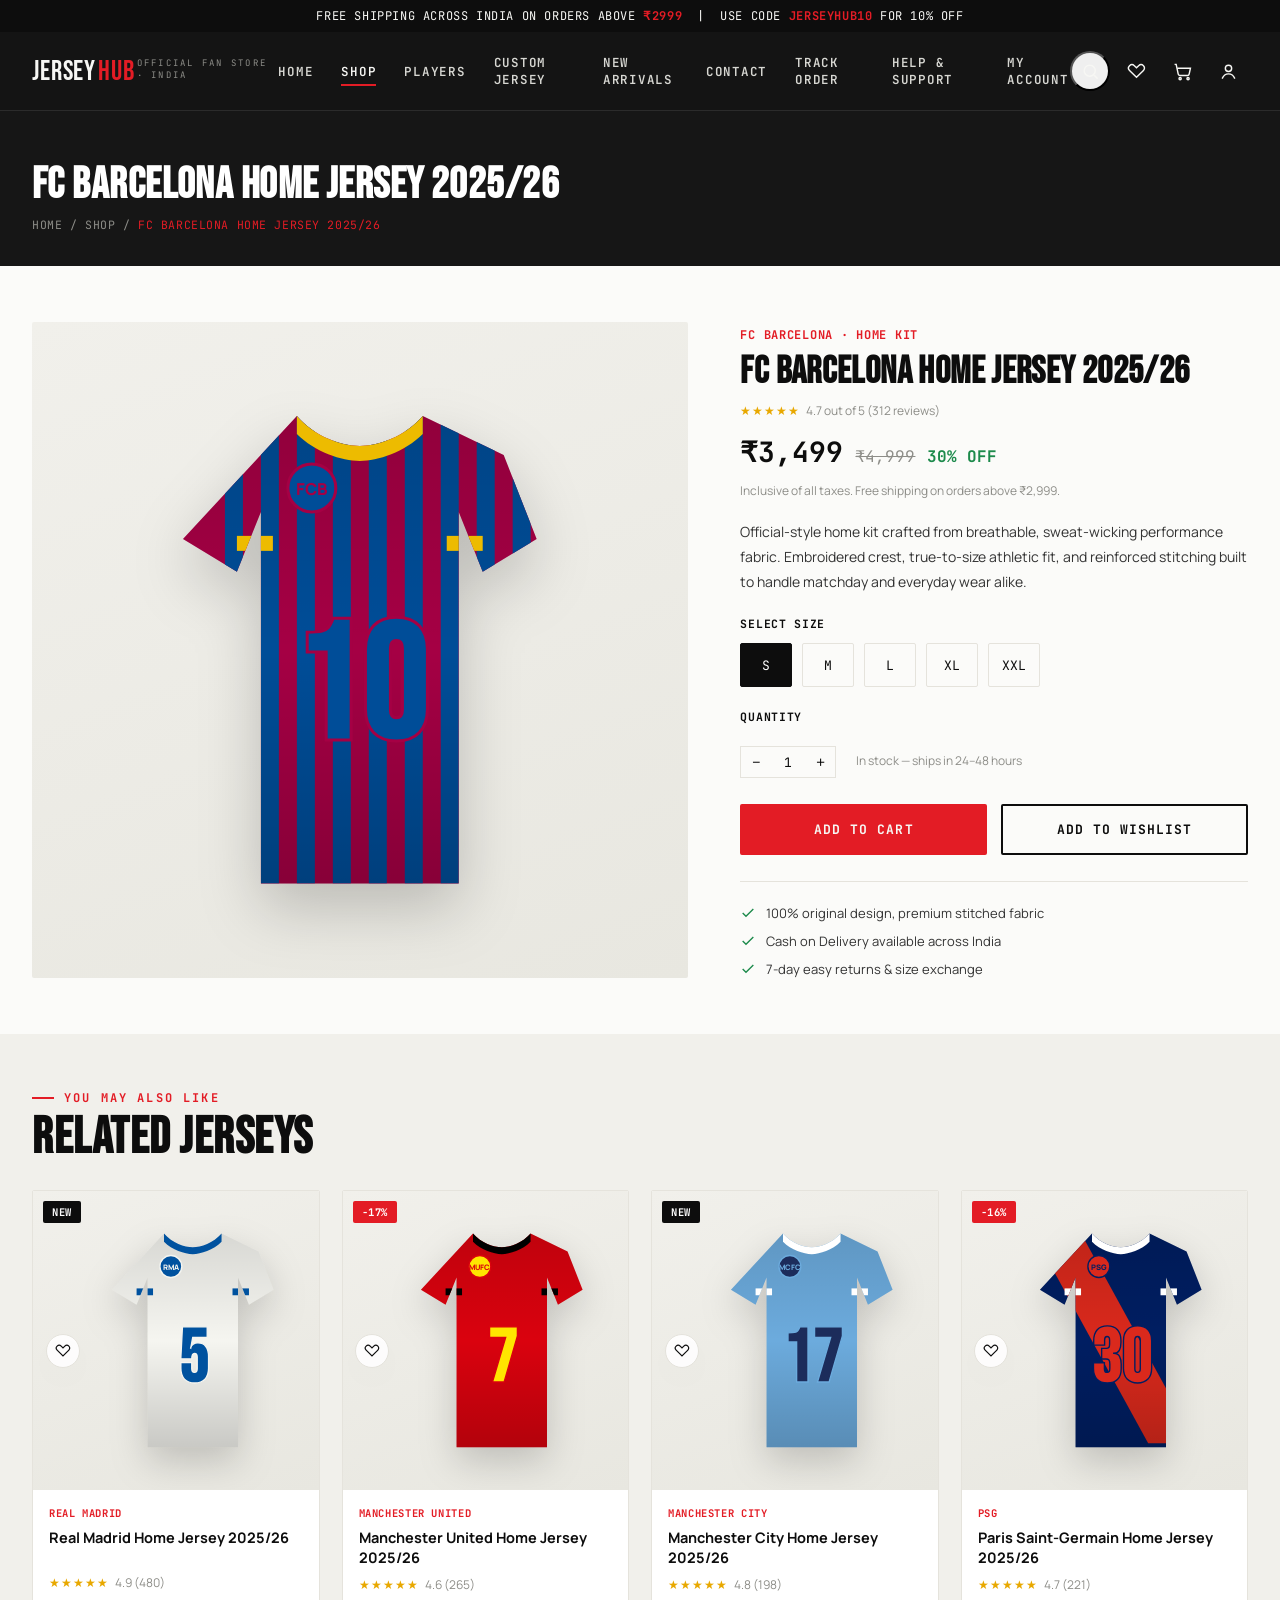
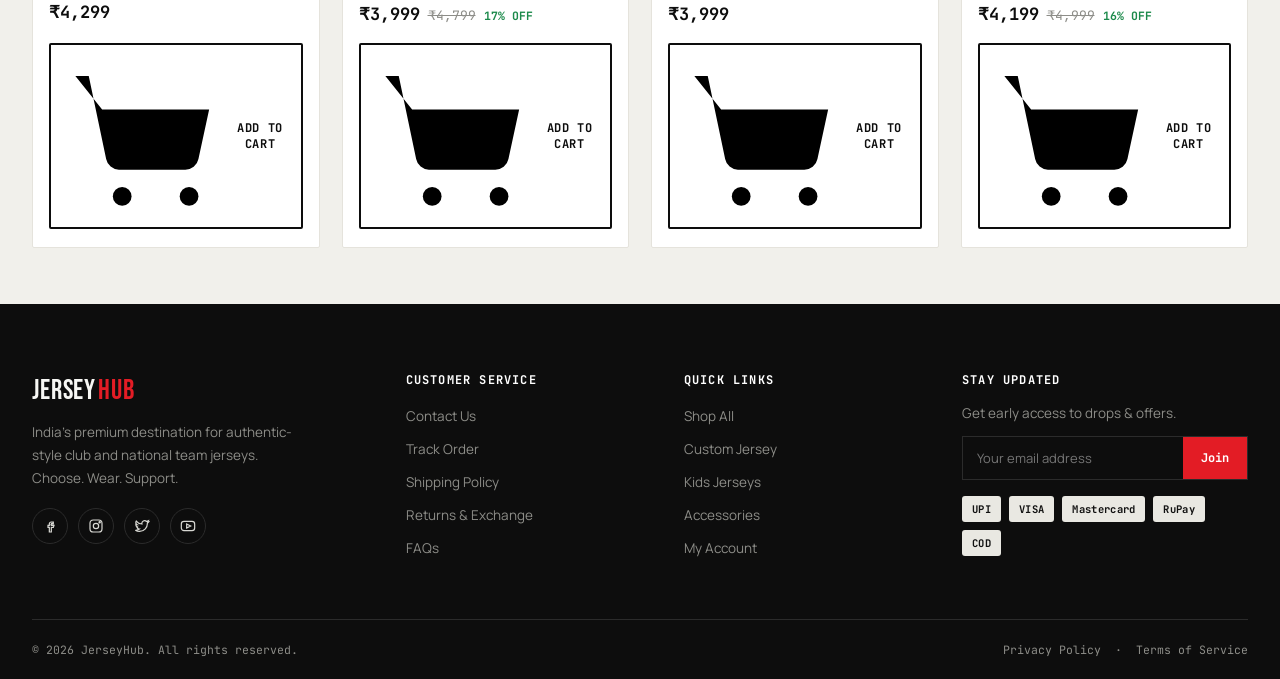
<file: product.html>
<!DOCTYPE html>
<html lang="en">
<head>
<meta charset="UTF-8">
<meta name="viewport" content="width=device-width, initial-scale=1.0">
<title>Product | JerseyHub</title>
<link rel="stylesheet" href="css/style.css">
</head>
<body>

<div id="site-header"></div>

<section class="page-banner">
  <div class="container">
    <h1 id="bannerTitle">Product</h1>
    <div class="crumb"><a href="index.html">Home</a> / <a href="shop.html">Shop</a> / <span id="crumbName">Product</span></div>
  </div>
</section>

<section class="section tight">
  <div class="container">
    <div class="pd-layout" id="pdRoot"></div>
  </div>
</section>

<section class="section tight" style="background:#f1f0eb;">
  <div class="container">
    <span class="eyebrow reveal">You May Also Like</span>
    <h2 class="section-title reveal" style="margin-bottom:26px;">Related Jerseys</h2>
    <div class="prod-grid" id="relatedGrid"></div>
  </div>
</section>

<div id="site-footer"></div>

<script src="js/jersey.js"></script>
<script src="js/data.js"></script>
<script src="js/main.js"></script>
<script>
mountLayout('Shop');
const params = new URLSearchParams(window.location.search);
const product = findProduct(params.get('id')) || PRODUCTS[0];
document.title = product.name + ' | JerseyHub';
document.getElementById('bannerTitle').textContent = product.name;
document.getElementById('crumbName').textContent = product.name;

const off = product.mrp > product.price ? Math.round((1-product.price/product.mrp)*100) : 0;
const isCustomCat = product.category === 'custom';

document.getElementById('pdRoot').innerHTML = `
  <div class="pd-media reveal in">${jerseySVG({...product.art, id:'pd'})}</div>
  <div class="reveal in">
    <span class="pd-club">${product.club} &middot; ${product.type}</span>
    <h2 class="pd-name">${product.name}</h2>
    <div class="product-rating"><span class="stars">${ratingStars(product.rating)}</span> ${product.rating} out of 5 (${product.reviews} reviews)</div>
    <div class="pd-price">
      <span class="now">₹${product.price.toLocaleString('en-IN')}</span>
      ${product.mrp>product.price?`<span class="was">₹${product.mrp.toLocaleString('en-IN')}</span><span class="off" style="color:var(--success);font-family:var(--font-mono);font-weight:700;">${off}% OFF</span>`:''}
    </div>
    <p class="pd-tax">Inclusive of all taxes. Free shipping on orders above ₹2,999.</p>
    <p class="pd-desc">Official-style ${product.type.toLowerCase()} crafted from breathable, sweat-wicking performance fabric. Embroidered crest, true-to-size athletic fit, and reinforced stitching built to handle matchday and everyday wear alike.</p>

    <div class="pd-block">
      <h5>Select Size</h5>
      <div class="size-grid" id="sizeGrid"></div>
    </div>

    ${isCustomCat ? `
    <div class="custom-fields" id="customFields">
      <h5 style="font-family:var(--font-mono);font-size:11.5px;text-transform:uppercase;letter-spacing:.06em;margin-bottom:12px;">Personalise Your Jersey</h5>
      <div class="form-row">
        <div class="form-field"><label>Name on Jersey</label><input type="text" id="customName" maxlength="12" placeholder="e.g. KOHLI"></div>
        <div class="form-field"><label>Number</label><input type="number" id="customNumber" min="0" max="99" placeholder="e.g. 18"></div>
      </div>
      <p class="hint">Custom jerseys are made to order and ship in 5–7 business days.</p>
    </div>` : ''}

    <div class="pd-block">
      <h5>Quantity</h5>
      <div class="qty-row">
        <div class="qty-control">
          <button id="qtyMinus">−</button><span id="qtyVal">1</span><button id="qtyPlus">+</button>
        </div>
        <span class="hint" id="stockHint">In stock — ships in 24–48 hours</span>
      </div>
    </div>

    <div class="pd-actions">
      <button class="btn btn-primary" id="addToCartBtn">Add to Cart</button>
      <button class="btn btn-outline" id="wishBtnPd">Add to Wishlist</button>
    </div>

    <div class="pd-perks">
      <div>${ICONS.check} 100% original design, premium stitched fabric</div>
      <div>${ICONS.check} Cash on Delivery available across India</div>
      <div>${ICONS.check} 7-day easy returns &amp; size exchange</div>
    </div>
  </div>
`;

let selectedSize = product.sizes[0];
document.getElementById('sizeGrid').innerHTML = product.sizes.map((s,i)=>`<div class="size-box ${i===0?'active':''}" data-size="${s}">${s}</div>`).join('');
document.querySelectorAll('.size-box').forEach(box=>{
  box.addEventListener('click', ()=>{
    document.querySelectorAll('.size-box').forEach(b=>b.classList.remove('active'));
    box.classList.add('active');
    selectedSize = box.dataset.size;
  });
});

let qty = 1;
document.getElementById('qtyMinus').addEventListener('click', ()=>{ if(qty>1){ qty--; document.getElementById('qtyVal').textContent = qty; }});
document.getElementById('qtyPlus').addEventListener('click', ()=>{ qty++; document.getElementById('qtyVal').textContent = qty; });

document.getElementById('addToCartBtn').addEventListener('click', ()=>{
  let custom = null;
  if(isCustomCat){
    const name = document.getElementById('customName').value.trim().toUpperCase();
    const number = document.getElementById('customNumber').value.trim();
    if(!name || !number){ showToast('Please enter a name and number to customise'); return; }
    custom = {name, number};
  }
  addToCart(product, selectedSize, qty, custom);
});

document.getElementById('wishBtnPd').addEventListener('click', ()=>{
  toggleWishlist(product.id);
  document.getElementById('wishBtnPd').textContent = isWishlisted(product.id) ? 'Added to Wishlist ✓' : 'Add to Wishlist';
});
if(isWishlisted(product.id)) document.getElementById('wishBtnPd').textContent = 'Added to Wishlist ✓';

// Related
const related = PRODUCTS.filter(p => p.category === product.category && p.id !== product.id).slice(0,4);
document.getElementById('relatedGrid').innerHTML = (related.length?related:PRODUCTS.filter(p=>p.id!==product.id).slice(0,4)).map(p=>productCardHTML(p)).join('');

initReveal();
</script>
</body>
</html>
</file>
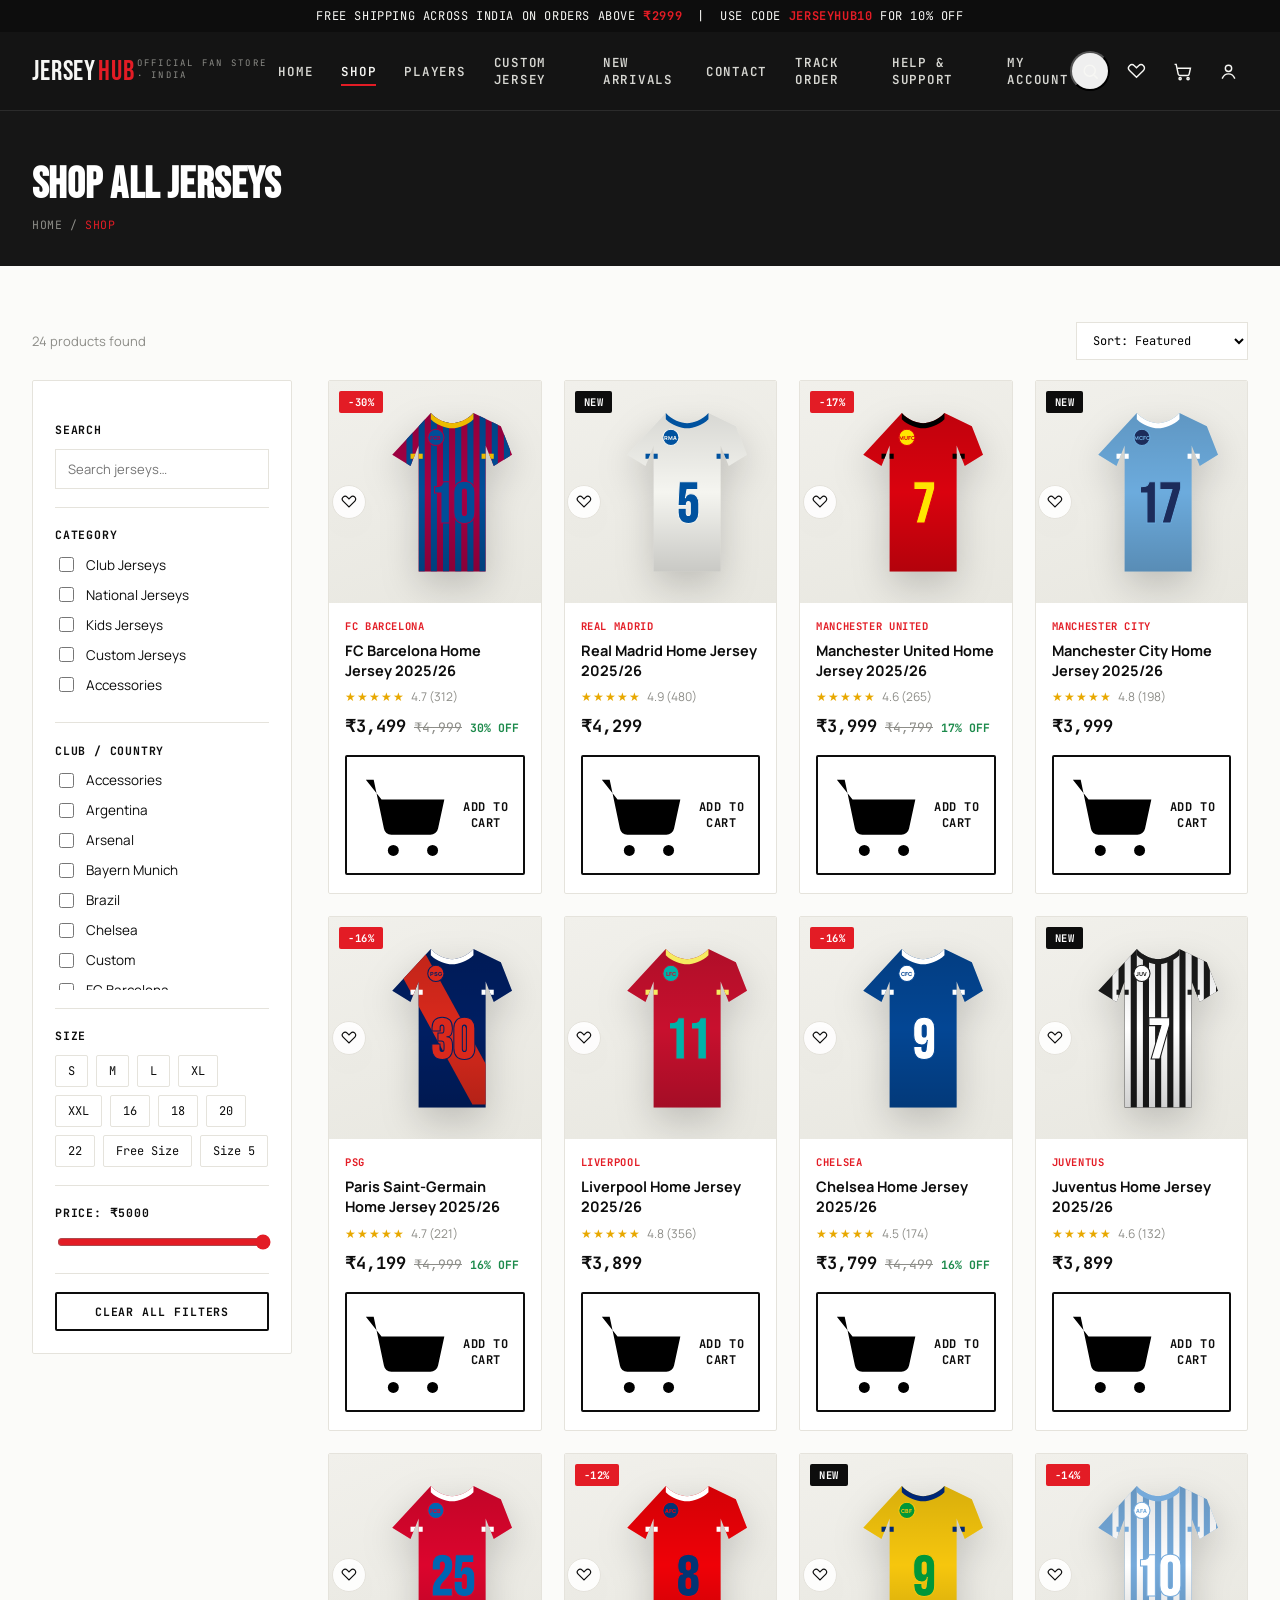
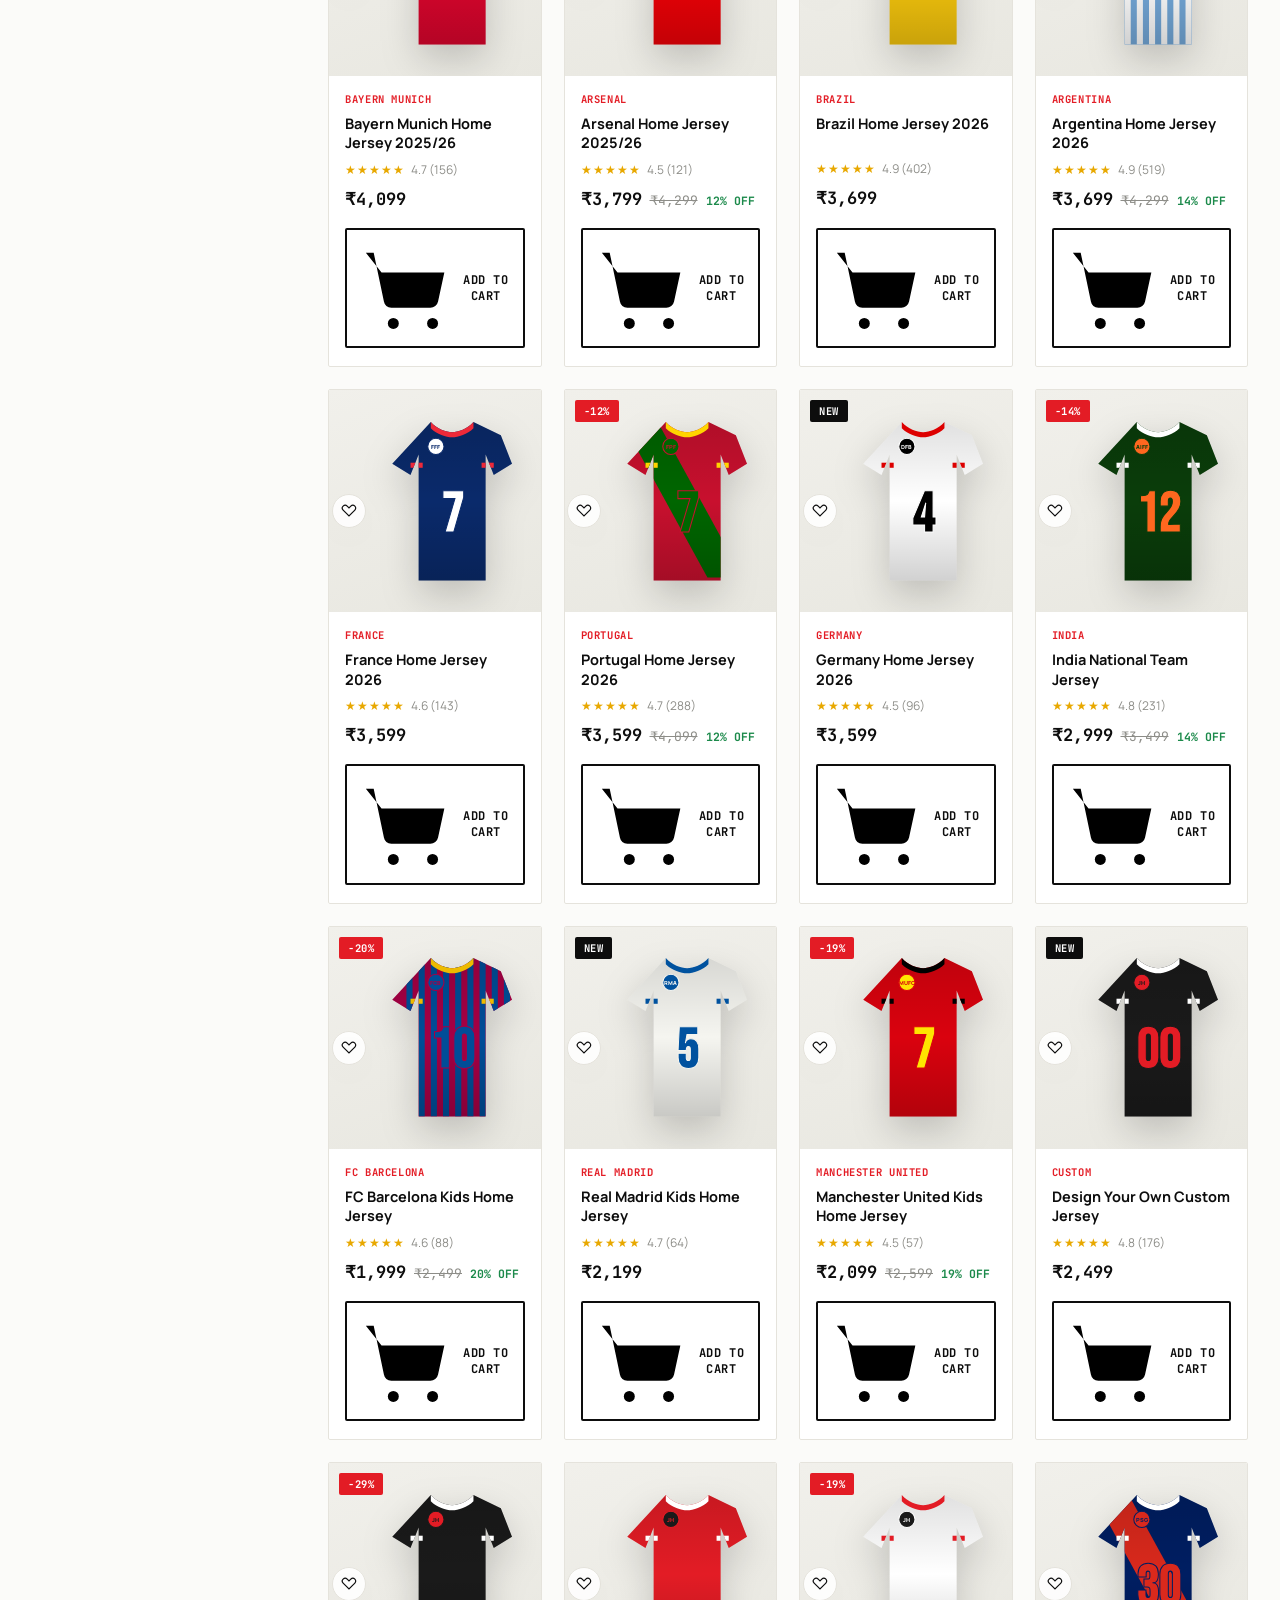
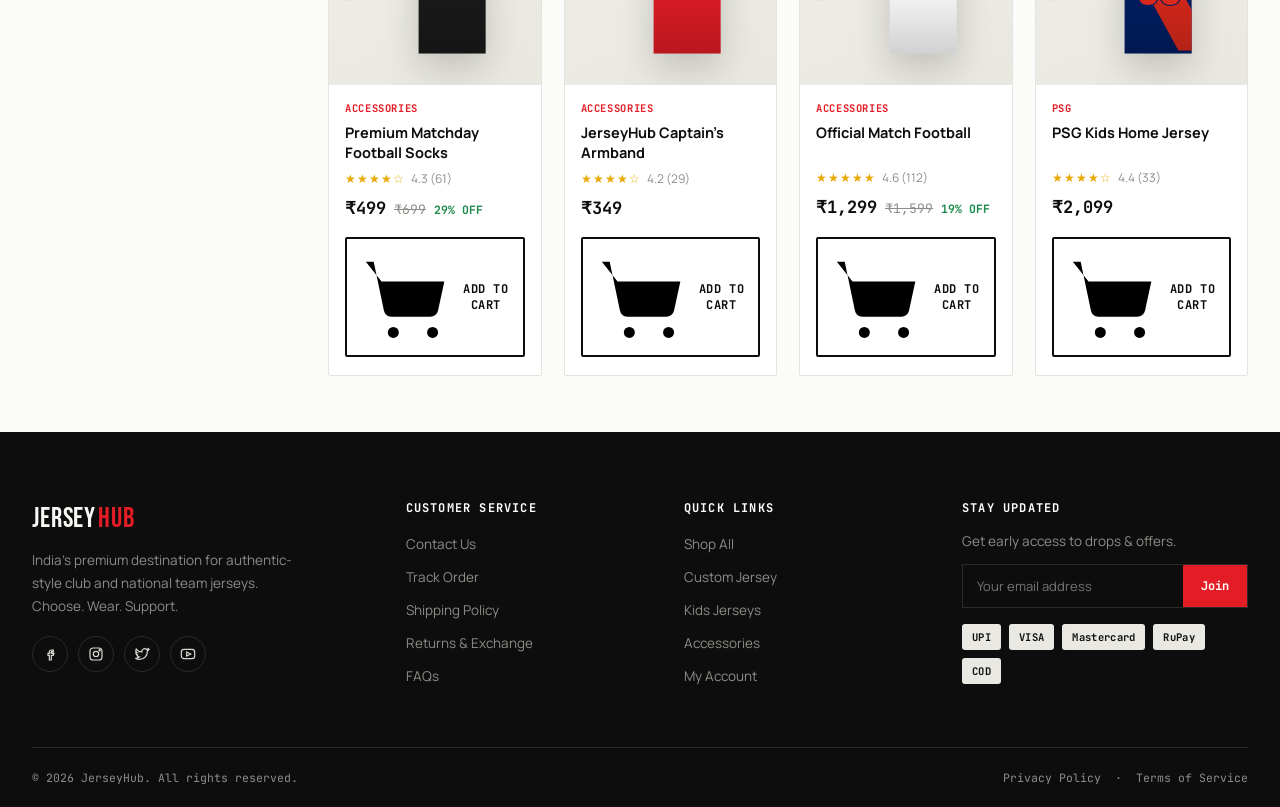
<file: shop.html>
<!DOCTYPE html>
<html lang="en">
<head>
<meta charset="UTF-8">
<meta name="viewport" content="width=device-width, initial-scale=1.0">
<title>Shop All Jerseys | JerseyHub</title>
<link rel="stylesheet" href="css/style.css">
</head>
<body>

<div id="site-header"></div>

<section class="page-banner">
  <div class="container">
    <h1 id="bannerTitle">Shop All Jerseys</h1>
    <div class="crumb"><a href="index.html">Home</a> / <span>Shop</span></div>
  </div>
</section>

<section class="section tight">
  <div class="container">
    <div class="shop-toolbar">
      <button class="btn btn-outline mobile-filter-btn btn-sm" id="mobileFilterBtn">Filters</button>
      <span class="result-count" id="resultCount"></span>
      <select id="sortSelect">
        <option value="featured">Sort: Featured</option>
        <option value="price-asc">Price: Low to High</option>
        <option value="price-desc">Price: High to Low</option>
        <option value="rating">Highest Rated</option>
        <option value="new">Newest First</option>
      </select>
    </div>

    <div class="shop-layout">
      <aside class="filters-panel" id="filtersPanel">
        <button class="nav-close" id="filterCloseBtn" style="display:none;position:absolute;top:16px;right:16px;color:#000;"></button>

        <div class="filter-group">
          <h5>Search</h5>
          <input type="text" id="shopSearchInput" placeholder="Search jerseys…" style="width:100%;padding:10px 12px;border:1px solid var(--grey-line);font-size:13px;">
        </div>

        <div class="filter-group">
          <h5>Category</h5>
          <div id="categoryFilters"></div>
        </div>

        <div class="filter-group">
          <h5>Club / Country</h5>
          <div id="clubFilters" style="max-height:220px;overflow-y:auto;"></div>
        </div>

        <div class="filter-group">
          <h5>Size</h5>
          <div class="size-chip-row" id="sizeFilters"></div>
        </div>

        <div class="filter-group">
          <h5>Price: ₹<span id="priceMaxLabel">5000</span></h5>
          <input type="range" min="500" max="5000" step="100" value="5000" class="price-range" id="priceRange">
        </div>

        <button class="btn btn-outline btn-full btn-sm" id="clearFiltersBtn">Clear All Filters</button>
      </aside>

      <div>
        <div class="prod-grid" id="shopGrid"></div>
        <div class="empty-state" id="emptyState" style="display:none;">
          <h3 style="font-family:var(--font-body);text-transform:none;">No jerseys match your filters</h3>
          <p>Try adjusting or clearing your filters.</p>
        </div>
      </div>
    </div>
  </div>
</section>

<div id="site-footer"></div>

<script src="js/jersey.js"></script>
<script src="js/data.js"></script>
<script src="js/main.js"></script>
<script>
mountLayout('Shop');
document.getElementById('filterCloseBtn').innerHTML = ICONS.close;

const params = new URLSearchParams(window.location.search);
const state = {
  q: params.get('q') || '',
  categories: params.get('category') ? [params.get('category')] : [],
  clubs: [],
  sizes: [],
  maxPrice: 5000,
  sort: params.get('sort') === 'new' ? 'new' : 'featured'
};

const CATEGORY_LABELS = {club:'Club Jerseys', national:'National Jerseys', custom:'Custom Jerseys', kids:'Kids Jerseys', accessories:'Accessories'};
const allCategories = [...new Set(PRODUCTS.map(p=>p.category))];
const allClubs = [...new Set(PRODUCTS.map(p=>p.club))].sort();
const allSizes = [...new Set(PRODUCTS.flatMap(p=>p.sizes))];

document.getElementById('categoryFilters').innerHTML = allCategories.map(c => `
  <label class="filter-opt"><input type="checkbox" value="${c}" class="cat-check" ${state.categories.includes(c)?'checked':''}> ${CATEGORY_LABELS[c]||c}</label>
`).join('');

document.getElementById('clubFilters').innerHTML = allClubs.map(c => `
  <label class="filter-opt"><input type="checkbox" value="${c}" class="club-check"> ${c}</label>
`).join('');

document.getElementById('sizeFilters').innerHTML = allSizes.map(s => `
  <span class="size-chip" data-size="${s}">${s}</span>
`).join('');

if(state.q) document.getElementById('shopSearchInput').value = state.q;
document.getElementById('sortSelect').value = state.sort === 'new' ? 'new' : 'featured';
document.getElementById('bannerTitle').textContent = state.categories.length ? (CATEGORY_LABELS[state.categories[0]] || 'Shop') : 'Shop All Jerseys';

function applyFilters(){
  let list = PRODUCTS.slice();
  if(state.q){
    const q = state.q.toLowerCase();
    list = list.filter(p => p.name.toLowerCase().includes(q) || p.club.toLowerCase().includes(q));
  }
  if(state.categories.length) list = list.filter(p => state.categories.includes(p.category));
  if(state.clubs.length) list = list.filter(p => state.clubs.includes(p.club));
  if(state.sizes.length) list = list.filter(p => p.sizes.some(s => state.sizes.includes(s)));
  list = list.filter(p => p.price <= state.maxPrice);

  if(state.sort === 'price-asc') list.sort((a,b)=>a.price-b.price);
  else if(state.sort === 'price-desc') list.sort((a,b)=>b.price-a.price);
  else if(state.sort === 'rating') list.sort((a,b)=>b.rating-a.rating);
  else if(state.sort === 'new') list.sort((a,b)=>(b.badge==='NEW')-(a.badge==='NEW'));

  const grid = document.getElementById('shopGrid');
  const empty = document.getElementById('emptyState');
  document.getElementById('resultCount').textContent = list.length + ' products found';
  if(!list.length){ grid.innerHTML=''; empty.style.display='block'; return; }
  empty.style.display='none';
  grid.innerHTML = list.map(p => productCardHTML(p)).join('');
}

document.querySelectorAll('.cat-check').forEach(cb => cb.addEventListener('change', ()=>{
  state.categories = [...document.querySelectorAll('.cat-check:checked')].map(c=>c.value);
  document.getElementById('bannerTitle').textContent = state.categories.length===1 ? (CATEGORY_LABELS[state.categories[0]]) : 'Shop All Jerseys';
  applyFilters();
}));
document.querySelectorAll('.club-check').forEach(cb => cb.addEventListener('change', ()=>{
  state.clubs = [...document.querySelectorAll('.club-check:checked')].map(c=>c.value);
  applyFilters();
}));
document.querySelectorAll('.size-chip').forEach(chip => chip.addEventListener('click', ()=>{
  chip.classList.toggle('active');
  state.sizes = [...document.querySelectorAll('.size-chip.active')].map(c=>c.dataset.size);
  applyFilters();
}));
document.getElementById('priceRange').addEventListener('input', (e)=>{
  state.maxPrice = Number(e.target.value);
  document.getElementById('priceMaxLabel').textContent = state.maxPrice.toLocaleString('en-IN');
  applyFilters();
});
document.getElementById('sortSelect').addEventListener('change', (e)=>{
  state.sort = e.target.value; applyFilters();
});
let searchTimer;
document.getElementById('shopSearchInput').addEventListener('input', (e)=>{
  clearTimeout(searchTimer);
  searchTimer = setTimeout(()=>{ state.q = e.target.value; applyFilters(); }, 200);
});
document.getElementById('clearFiltersBtn').addEventListener('click', ()=>{
  window.location.href = 'shop.html';
});
document.getElementById('mobileFilterBtn').addEventListener('click', ()=>{
  document.getElementById('filtersPanel').classList.add('open');
  document.getElementById('filterCloseBtn').style.display='flex';
});
document.getElementById('filterCloseBtn').addEventListener('click', ()=>{
  document.getElementById('filtersPanel').classList.remove('open');
});

applyFilters();
</script>
</body>
</html>
</file>
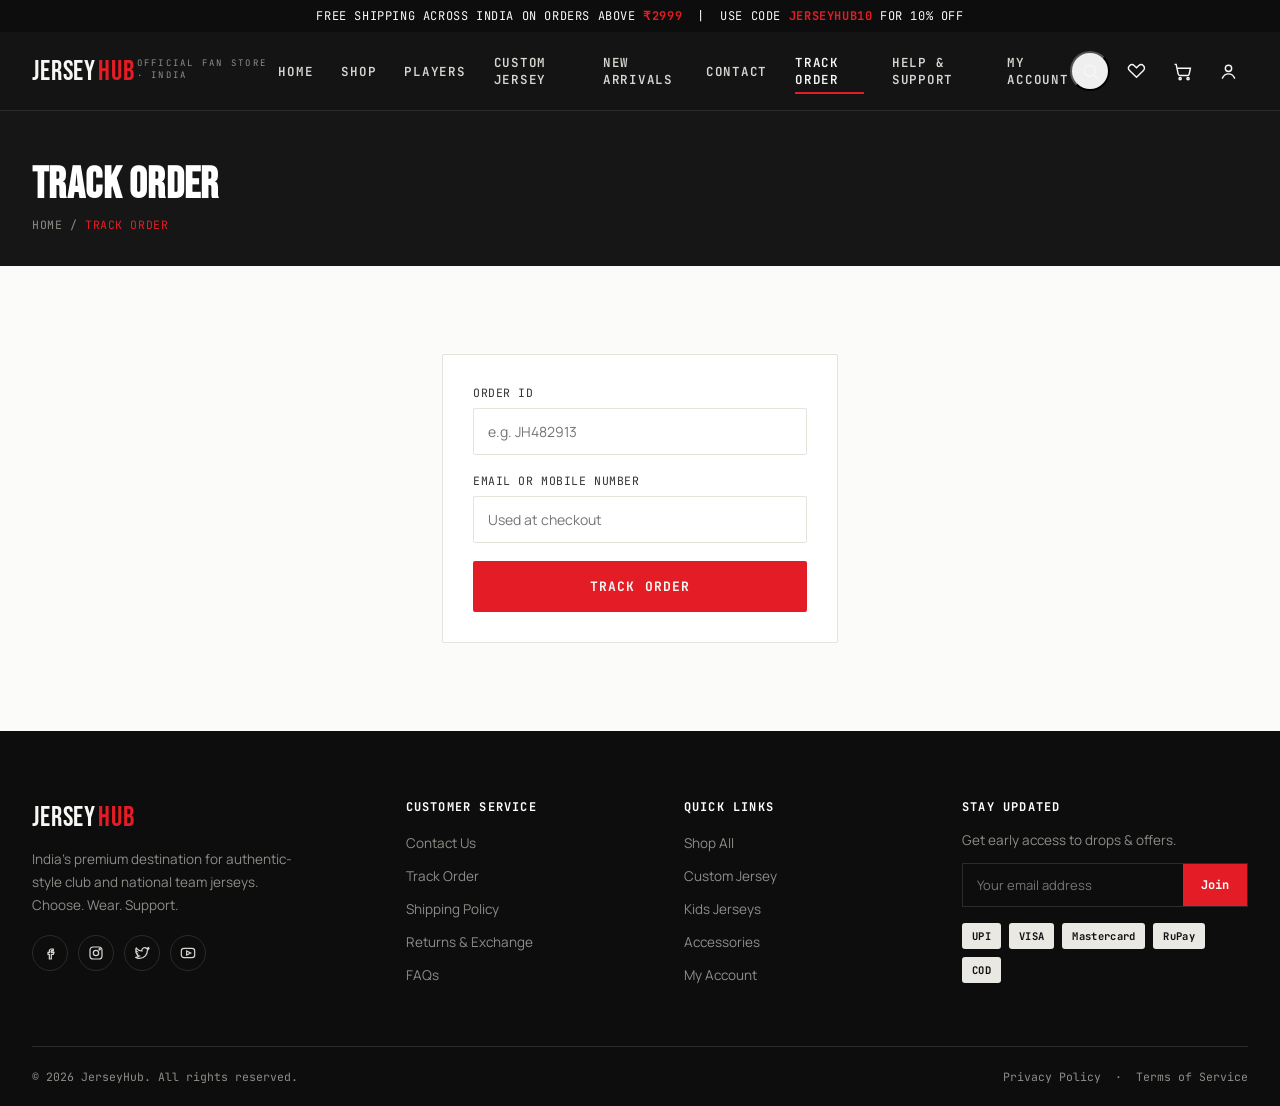
<file: track-order.html>
<!DOCTYPE html>
<html lang="en">
<head>
<meta charset="UTF-8">
<meta name="viewport" content="width=device-width, initial-scale=1.0">
<title>Track Your Order | JerseyHub</title>
<link rel="stylesheet" href="css/style.css">
</head>
<body>

<div id="site-header"></div>

<section class="page-banner">
  <div class="container">
    <h1>Track Order</h1>
    <div class="crumb"><a href="index.html">Home</a> / <span>Track Order</span></div>
  </div>
</section>

<section class="section">
  <div class="container narrow">
    <form class="form-card" id="trackForm">
      <div class="form-field"><label>Order ID</label><input type="text" id="trackId" placeholder="e.g. JH482913" required></div>
      <div class="form-field"><label>Email or Mobile Number</label><input type="text" id="trackContact" placeholder="Used at checkout" required></div>
      <button type="submit" class="btn btn-primary btn-full">Track Order</button>
    </form>

    <div id="trackResult" style="display:none;margin-top:34px;">
      <div class="form-card">
        <div style="display:flex;justify-content:space-between;align-items:center;margin-bottom:6px;">
          <b style="font-family:var(--font-mono);font-size:15px;" id="resultOrderId"></b>
          <span class="hint">Est. delivery: <strong id="resultEta"></strong></span>
        </div>
        <p class="hint" style="margin-bottom:26px;">Shipping to your saved address</p>
        <div class="status-track">
          <div class="status-step done"><div class="status-dot"></div><span>Order Placed</span></div>
          <div class="status-step done"><div class="status-dot"></div><span>Confirmed</span></div>
          <div class="status-step done"><div class="status-dot"></div><span>Shipped</span></div>
          <div class="status-step"><div class="status-dot"></div><span>Out for Delivery</span></div>
          <div class="status-step"><div class="status-dot"></div><span>Delivered</span></div>
        </div>
      </div>
    </div>
  </div>
</section>

<div id="site-footer"></div>

<script src="js/jersey.js"></script>
<script src="js/data.js"></script>
<script src="js/main.js"></script>
<script>
mountLayout('Track Order');
document.querySelectorAll('.status-step.done .status-dot').forEach(d => d.innerHTML = ICONS.check);

document.getElementById('trackForm').addEventListener('submit', (e)=>{
  e.preventDefault();
  const id = document.getElementById('trackId').value.trim().toUpperCase();
  document.getElementById('resultOrderId').textContent = 'Order ' + id;
  const eta = new Date(Date.now() + 4*86400000);
  document.getElementById('resultEta').textContent = eta.toLocaleDateString('en-IN',{day:'numeric',month:'short'});
  document.getElementById('trackResult').style.display = 'block';
  document.getElementById('trackResult').scrollIntoView({behavior:'smooth', block:'start'});
});
</script>
</body>
</html>
</file>
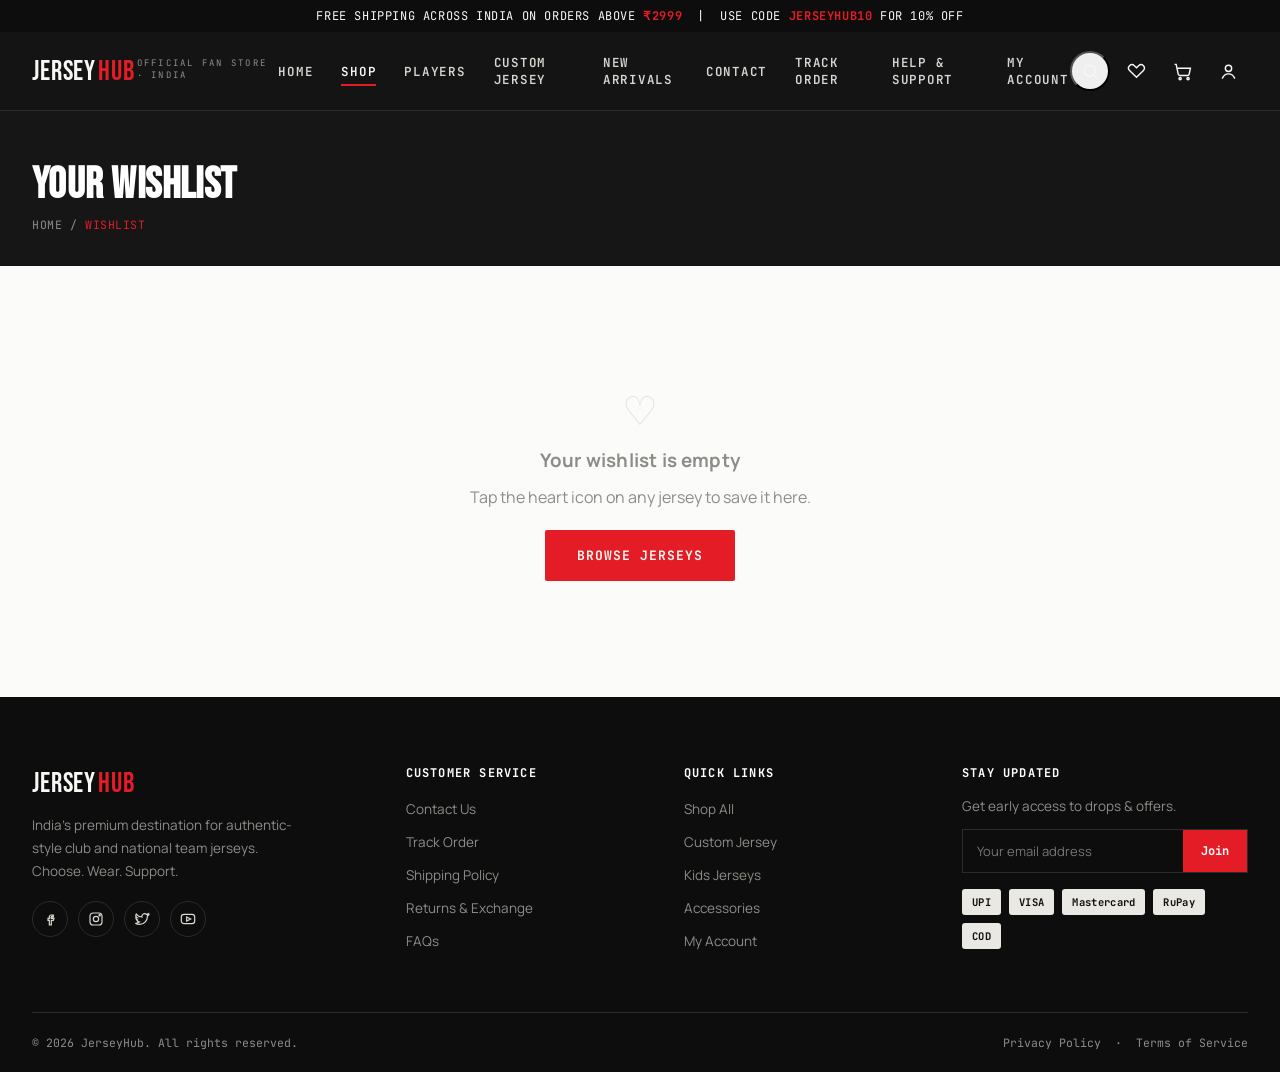
<file: wishlist.html>
<!DOCTYPE html>
<html lang="en">
<head>
<meta charset="UTF-8">
<meta name="viewport" content="width=device-width, initial-scale=1.0">
<title>Your Wishlist | JerseyHub</title>
<link rel="stylesheet" href="css/style.css">
</head>
<body>

<div id="site-header"></div>

<section class="page-banner">
  <div class="container">
    <h1>Your Wishlist</h1>
    <div class="crumb"><a href="index.html">Home</a> / <span>Wishlist</span></div>
  </div>
</section>

<section class="section tight">
  <div class="container">
    <div class="prod-grid" id="wishGrid"></div>
    <div class="empty-state" id="wishEmpty" style="display:none;">
      <div style="margin-bottom:14px;font-size:40px;color:var(--grey-line);">&#9825;</div>
      <h3 style="font-family:var(--font-body);text-transform:none;margin-bottom:10px;">Your wishlist is empty</h3>
      <p style="margin-bottom:22px;">Tap the heart icon on any jersey to save it here.</p>
      <a href="shop.html" class="btn btn-primary">Browse Jerseys</a>
    </div>
  </div>
</section>

<div id="site-footer"></div>

<script src="js/jersey.js"></script>
<script src="js/data.js"></script>
<script src="js/main.js"></script>
<script>
mountLayout('Shop');
function renderWishlist(){
  const ids = getWishlist();
  const grid = document.getElementById('wishGrid');
  const empty = document.getElementById('wishEmpty');
  if(!ids.length){ grid.innerHTML=''; empty.style.display='block'; return; }
  empty.style.display='none';
  grid.innerHTML = ids.map(id=>findProduct(id)).filter(Boolean).map(p=>productCardHTML(p)).join('');
}
renderWishlist();
document.addEventListener('click', (e)=>{
  if(e.target.closest('.wishlist-btn')) setTimeout(renderWishlist, 50);
});
</script>
</body>
</html>
</file>
<file: css/style.css>
@import url('https://fonts.googleapis.com/css2?family=Bebas+Neue&family=Manrope:wght@400;500;600;700;800&family=JetBrains+Mono:wght@400;600;700&display=swap');

:root{
  --black:#0d0d0d;
  --charcoal:#161616;
  --charcoal-2:#1f1f1f;
  --white:#f7f7f4;
  --paper:#fbfbf9;
  --red:#e31c25;
  --red-dark:#a8141b;
  --grey:#8d8d88;
  --grey-line:#e5e3dc;
  --dark-line:#2b2b2b;
  --success:#1c8a4b;
  --radius:2px;
  --font-display:'Bebas Neue', Impact, sans-serif;
  --font-body:'Manrope', -apple-system, Segoe UI, sans-serif;
  --font-mono:'JetBrains Mono', monospace;
  --shadow-lg:0 24px 48px -12px rgba(0,0,0,.35);
  --shadow-sm:0 2px 8px rgba(0,0,0,.08);
}

*{box-sizing:border-box;}
html{scroll-behavior:smooth;}
body{
  margin:0;
  font-family:var(--font-body);
  color:var(--black);
  background:var(--paper);
  -webkit-font-smoothing:antialiased;
}
img{max-width:100%;display:block;}
a{color:inherit;text-decoration:none;}
ul{list-style:none;margin:0;padding:0;}
button{font-family:inherit;cursor:pointer;}
input,select,textarea{font-family:inherit;}

.container{max-width:1280px;margin:0 auto;padding:0 32px;}
@media(max-width:768px){.container{padding:0 18px;}}

.eyebrow{
  font-family:var(--font-mono);
  font-size:12px;
  letter-spacing:.18em;
  text-transform:uppercase;
  color:var(--red);
  font-weight:700;
  display:flex;align-items:center;gap:10px;
}
.eyebrow::before{content:"";width:22px;height:2px;background:var(--red);display:inline-block;}

h1,h2,h3,h4{
  font-family:var(--font-display);
  letter-spacing:.01em;
  margin:0;
  line-height:1;
  text-transform:uppercase;
}
.section-title{font-size:clamp(32px,4vw,52px);margin:6px 0 8px;}
.section-sub{color:var(--grey);font-size:15px;max-width:520px;margin-bottom:36px;}

.btn{
  display:inline-flex;align-items:center;justify-content:center;gap:10px;
  padding:15px 30px;
  font-family:var(--font-mono);
  font-weight:700;
  font-size:13px;
  letter-spacing:.08em;
  text-transform:uppercase;
  border:2px solid var(--black);
  background:var(--black);
  color:var(--white);
  border-radius:var(--radius);
  transition:transform .25s cubic-bezier(.2,.8,.2,1), background .25s, color .25s, border-color .25s, box-shadow .25s;
  white-space:nowrap;
}
.btn:hover{transform:translateY(-2px);box-shadow:var(--shadow-sm);}
.btn-primary{background:var(--red);border-color:var(--red);}
.btn-primary:hover{background:var(--red-dark);border-color:var(--red-dark);}
.btn-outline{background:transparent;color:var(--black);}
.btn-outline.on-dark{color:var(--white);border-color:var(--white);}
.btn-outline.on-dark:hover{background:var(--white);color:var(--black);}
.btn-full{width:100%;}
.btn-sm{padding:10px 18px;font-size:11.5px;}
.btn:disabled{opacity:.45;cursor:not-allowed;transform:none;}
.btn-ghost{background:transparent;border-color:var(--grey-line);color:var(--black);}
.btn-ghost:hover{border-color:var(--black);}

/* ===== Announcement bar ===== */
.announce{
  background:var(--black);color:var(--white);
  font-family:var(--font-mono);font-size:12px;letter-spacing:.05em;
  text-align:center;padding:8px 12px;
}
.announce b{color:var(--red);}

/* ===== Header ===== */
header.site-header{
  position:sticky;top:0;z-index:200;
  background:rgba(13,13,13,.97);
  backdrop-filter:blur(10px);
  border-bottom:1px solid var(--dark-line);
}
.header-inner{
  display:flex;align-items:center;justify-content:space-between;
  height:78px;color:var(--white);
}
.logo{
  font-family:var(--font-display);
  font-size:28px;letter-spacing:.03em;color:var(--white);
  display:flex;align-items:center;gap:2px;
}
.logo span{color:var(--red);}
.logo small{
  font-family:var(--font-mono);font-size:9px;color:var(--grey);
  letter-spacing:.25em;display:block;margin-top:-4px;text-transform:uppercase;
}
nav.main-nav{display:flex;align-items:center;gap:28px;}
nav.main-nav a{
  font-family:var(--font-mono);font-size:12.5px;text-transform:uppercase;letter-spacing:.06em;
  color:#d8d8d3;font-weight:600;position:relative;padding:6px 0;
  transition:color .2s;
}
nav.main-nav a::after{
  content:"";position:absolute;left:0;bottom:0;width:0;height:2px;background:var(--red);
  transition:width .25s;
}
nav.main-nav a:hover{color:var(--white);}
nav.main-nav a:hover::after,nav.main-nav a.active::after{width:100%;}
nav.main-nav a.active{color:var(--white);}

.header-actions{display:flex;align-items:center;gap:6px;}
.icon-btn{
  position:relative;width:40px;height:40px;display:flex;align-items:center;justify-content:center;
  color:var(--white);border-radius:50%;transition:background .2s;
}
.icon-btn:hover{background:rgba(255,255,255,.08);}
.icon-btn svg{width:19px;height:19px;stroke:currentColor;fill:none;stroke-width:1.8;}
.badge-count{
  position:absolute;top:2px;right:2px;background:var(--red);color:#fff;
  font-family:var(--font-mono);font-size:10px;font-weight:700;
  width:16px;height:16px;border-radius:50%;display:flex;align-items:center;justify-content:center;
}
.header-account-text{font-family:var(--font-mono);font-size:11px;letter-spacing:.05em;text-transform:uppercase;}

.search-flyout{
  position:absolute;top:78px;left:0;right:0;background:var(--black);
  border-bottom:1px solid var(--dark-line);padding:0;max-height:0;overflow:hidden;
  transition:max-height .3s ease;
}
.search-flyout.open{max-height:110px;}
.search-flyout .container{padding-top:18px;padding-bottom:18px;}
.search-flyout input{
  width:100%;background:transparent;border:none;border-bottom:2px solid var(--red);
  color:var(--white);font-family:var(--font-display);font-size:26px;letter-spacing:.02em;
  padding:8px 2px;outline:none;text-transform:uppercase;
}
.search-flyout input::placeholder{color:#666;}

.mobile-toggle{display:none;background:none;border:none;color:var(--white);padding:6px;}
.mobile-toggle svg{width:26px;height:26px;stroke:currentColor;fill:none;stroke-width:1.8;}

@media(max-width:1080px){
  nav.main-nav{
    position:fixed;top:0;right:-100%;height:100vh;width:78%;max-width:340px;
    background:var(--black);flex-direction:column;align-items:flex-start;
    padding:100px 30px 30px;gap:6px;transition:right .35s cubic-bezier(.2,.8,.2,1);
    z-index:250;overflow-y:auto;border-left:1px solid var(--dark-line);
  }
  nav.main-nav.open{right:0;}
  nav.main-nav a{padding:14px 0;width:100%;border-bottom:1px solid var(--dark-line);font-size:14px;}
  .mobile-toggle{display:flex;}
  .header-account-text{display:none;}
}
.nav-overlay{
  position:fixed;inset:0;background:rgba(0,0,0,.5);z-index:240;
  opacity:0;pointer-events:none;transition:opacity .3s;
}
.nav-overlay.open{opacity:1;pointer-events:auto;}
.nav-close{display:none;}
@media(max-width:1080px){.nav-close{display:flex;position:absolute;top:26px;right:26px;background:none;border:none;color:var(--white);}
  .nav-close svg{width:24px;height:24px;stroke:currentColor;fill:none;stroke-width:1.8;}}

/* ===== Hero ===== */
.hero{
  position:relative;background:var(--black);color:var(--white);
  min-height:88vh;display:flex;align-items:center;overflow:hidden;
}
.hero-bg{
  position:absolute;inset:0;
  background:
    radial-gradient(ellipse 60% 60% at 78% 30%, rgba(227,28,37,.25), transparent 60%),
    linear-gradient(120deg, #0d0d0d 45%, #1c1c1c 100%);
}
.hero-jerseys{
  position:absolute;right:-40px;top:50%;transform:translateY(-50%);
  display:flex;gap:-10px;width:52%;opacity:.95;
}
.hero-jerseys svg{width:34%;filter:drop-shadow(0 30px 40px rgba(0,0,0,.5));}
.hero-jerseys svg:nth-child(1){transform:rotate(-8deg) translateY(10px);z-index:1;}
.hero-jerseys svg:nth-child(2){transform:translateY(-30px) scale(1.08);z-index:2;margin-left:-8%;}
.hero-jerseys svg:nth-child(3){transform:rotate(8deg) translateY(20px);z-index:1;margin-left:-8%;}
.hero-content{position:relative;z-index:5;max-width:640px;padding:60px 0;}
.hero-content .eyebrow{margin-bottom:22px;}
.hero-content h1{
  font-size:clamp(52px,7.2vw,96px);
  line-height:.92;
  color:var(--white);
}
.hero-content h1 em{font-style:normal;color:var(--red);}
.hero-content p.subtitle{
  font-size:17px;color:#c9c9c4;max-width:440px;margin:22px 0 34px;line-height:1.6;
}
.hero-cta{display:flex;gap:16px;flex-wrap:wrap;}
.hero-stats{display:flex;gap:36px;margin-top:56px;}
.hero-stats div b{font-family:var(--font-display);font-size:30px;color:var(--white);display:block;}
.hero-stats div span{font-family:var(--font-mono);font-size:11px;color:var(--grey);text-transform:uppercase;letter-spacing:.06em;}

@media(max-width:900px){
  .hero{min-height:auto;padding-top:20px;}
  .hero-jerseys{position:relative;right:auto;top:auto;transform:none;width:100%;justify-content:center;margin-top:20px;opacity:1;}
  .hero-jerseys svg{width:30%;}
  .hero-content{padding:44px 0 20px;max-width:100%;}
}

/* ===== Trust features ===== */
.trust-strip{background:var(--charcoal);color:var(--white);padding:34px 0;}
.trust-grid{display:grid;grid-template-columns:repeat(3,1fr);gap:20px;}
.trust-item{display:flex;align-items:center;gap:16px;}
.trust-item .icn{
  width:46px;height:46px;flex:none;border-radius:50%;background:rgba(227,28,37,.12);
  display:flex;align-items:center;justify-content:center;color:var(--red);
}
.trust-item .icn svg{width:22px;height:22px;stroke:currentColor;fill:none;stroke-width:1.6;}
.trust-item b{display:block;font-family:var(--font-body);font-size:15px;font-weight:700;}
.trust-item span{font-size:12.5px;color:var(--grey);}
@media(max-width:768px){.trust-grid{grid-template-columns:1fr;gap:22px;}}

/* ===== Section wrapper ===== */
.section{padding:88px 0;}
.section.tight{padding:56px 0;}
.section-head{display:flex;align-items:flex-end;justify-content:space-between;flex-wrap:wrap;gap:16px;}

/* ===== Category grid ===== */
.cat-grid{display:grid;grid-template-columns:repeat(5,1fr);gap:18px;}
.cat-card{
  position:relative;aspect-ratio:3/4;border-radius:var(--radius);overflow:hidden;
  background:var(--charcoal);color:var(--white);display:flex;flex-direction:column;justify-content:flex-end;
  padding:22px;transition:transform .35s cubic-bezier(.2,.8,.2,1);
}
.cat-card:hover{transform:translateY(-6px);}
.cat-card .cat-num{
  position:absolute;top:16px;right:18px;font-family:var(--font-mono);font-size:12px;color:rgba(255,255,255,.4);
}
.cat-card::before{
  content:"";position:absolute;inset:0;
  background:linear-gradient(180deg, transparent 40%, rgba(0,0,0,.85) 100%);
  z-index:1;
}
.cat-card svg{position:absolute;right:-14px;bottom:10px;width:78%;opacity:.5;z-index:0;transition:transform .35s;}
.cat-card:hover svg{transform:scale(1.06) translateY(-4px);}
.cat-card .cat-label{position:relative;z-index:2;}
.cat-card .cat-label b{font-family:var(--font-display);font-size:22px;display:block;letter-spacing:.02em;}
.cat-card .cat-label span{font-family:var(--font-mono);font-size:11px;color:var(--grey);text-transform:uppercase;}
@media(max-width:1080px){.cat-grid{grid-template-columns:repeat(3,1fr);}}
@media(max-width:640px){.cat-grid{grid-template-columns:repeat(2,1fr);}}

/* ===== Product grid & card ===== */
.prod-grid{display:grid;grid-template-columns:repeat(4,1fr);gap:22px;}
@media(max-width:1180px){.prod-grid{grid-template-columns:repeat(3,1fr);}}
@media(max-width:820px){.prod-grid{grid-template-columns:repeat(2,1fr);}}
@media(max-width:480px){.prod-grid{grid-template-columns:repeat(2,1fr);gap:12px;}}

.product-card{
  background:#fff;border:1px solid var(--grey-line);border-radius:var(--radius);
  overflow:hidden;transition:box-shadow .3s, transform .3s;position:relative;
  display:flex;flex-direction:column;
}
.product-card:hover{box-shadow:var(--shadow-lg);transform:translateY(-4px);}
.product-media{
  position:relative;aspect-ratio:1/1.05;background:linear-gradient(160deg,#f1f0eb,#e8e7e0);
  display:flex;align-items:center;justify-content:center;overflow:hidden;
}
.product-media svg{width:72%;transition:transform .4s cubic-bezier(.2,.8,.2,1);filter:drop-shadow(0 14px 18px rgba(0,0,0,.18));}
.product-card:hover .product-media svg{transform:scale(1.08) rotate(-1deg);}
.p-badges{position:absolute;top:10px;left:10px;display:flex;flex-direction:column;gap:6px;z-index:2;}
.p-badge{
  font-family:var(--font-mono);font-size:10.5px;font-weight:700;letter-spacing:.05em;
  padding:4px 9px;border-radius:2px;text-transform:uppercase;
}
.p-badge.new{background:var(--black);color:#fff;}
.p-badge.sale{background:var(--red);color:#fff;}
.wishlist-btn{
  position:absolute;top:10px;right:10px;z-index:2;width:34px;height:34px;border-radius:50%;
  background:rgba(255,255,255,.92);display:flex;align-items:center;justify-content:center;
  border:1px solid var(--grey-line);transition:transform .2s, background .2s;
}
.wishlist-btn:hover{transform:scale(1.08);}
.wishlist-btn svg{width:16px;height:16px;stroke:var(--black);fill:none;stroke-width:1.8;transition:fill .2s, stroke .2s;}
.wishlist-btn.active svg{fill:var(--red);stroke:var(--red);}
.product-info{padding:16px 16px 18px;display:flex;flex-direction:column;gap:8px;flex:1;}
.product-club{font-family:var(--font-mono);font-size:10.5px;color:var(--red);text-transform:uppercase;letter-spacing:.06em;font-weight:700;}
.product-name{font-family:var(--font-body);font-weight:700;font-size:14.5px;line-height:1.35;min-height:38px;}
.product-rating{display:flex;align-items:center;gap:6px;font-size:12px;color:var(--grey);}
.product-rating .stars{color:#e8a800;letter-spacing:1px;}
.product-price{display:flex;align-items:baseline;gap:8px;margin-top:2px;}
.product-price .now{font-family:var(--font-mono);font-weight:700;font-size:17px;}
.product-price .was{font-family:var(--font-mono);font-size:13px;color:var(--grey);text-decoration:line-through;}
.product-price .off{font-family:var(--font-mono);font-size:11.5px;color:var(--success);font-weight:700;}
.product-actions{margin-top:auto;padding-top:10px;}
.add-cart-btn{
  width:100%;padding:11px;border:2px solid var(--black);background:transparent;color:var(--black);
  font-family:var(--font-mono);font-size:12px;font-weight:700;text-transform:uppercase;letter-spacing:.05em;
  border-radius:var(--radius);transition:background .2s,color .2s;display:flex;align-items:center;justify-content:center;gap:8px;
}
.add-cart-btn:hover{background:var(--black);color:#fff;}
.add-cart-btn.added{background:var(--success);border-color:var(--success);color:#fff;}
.product-card a.card-link{position:absolute;inset:0;z-index:1;}
.product-info,.wishlist-btn,.product-actions{position:relative;}
.product-info *{position:relative;z-index:2;}

/* ===== Marquee ===== */
.marquee-strip{background:var(--red);color:#fff;overflow:hidden;padding:12px 0;}
.marquee-track{display:flex;gap:40px;white-space:nowrap;animation:marquee 22s linear infinite;width:max-content;}
.marquee-track span{font-family:var(--font-display);font-size:20px;letter-spacing:.04em;display:flex;align-items:center;gap:40px;}
@keyframes marquee{from{transform:translateX(0);}to{transform:translateX(-50%);}}

/* ===== Reveal animation ===== */
.reveal{opacity:0;transform:translateY(28px);transition:opacity .7s cubic-bezier(.2,.8,.2,1), transform .7s cubic-bezier(.2,.8,.2,1);}
.reveal.in{opacity:1;transform:translateY(0);}

/* ===== Footer ===== */
footer.site-footer{background:var(--black);color:#d8d8d3;padding-top:70px;}
.footer-top{display:grid;grid-template-columns:1.4fr 1fr 1fr 1.2fr;gap:40px;padding-bottom:50px;border-bottom:1px solid var(--dark-line);}
.footer-brand .logo{margin-bottom:14px;}
.footer-brand p{font-size:13.5px;color:var(--grey);line-height:1.7;max-width:280px;}
.footer-col h4{font-family:var(--font-mono);font-size:12px;letter-spacing:.1em;color:#fff;margin-bottom:18px;text-transform:uppercase;}
.footer-col ul li{margin-bottom:11px;}
.footer-col a{font-size:13.5px;color:var(--grey);transition:color .2s;}
.footer-col a:hover{color:#fff;}
.social-row{display:flex;gap:10px;margin-top:18px;}
.social-row a{
  width:36px;height:36px;border:1px solid var(--dark-line);border-radius:50%;
  display:flex;align-items:center;justify-content:center;transition:border-color .2s, background .2s;
}
.social-row a:hover{border-color:var(--red);background:var(--red);}
.social-row svg{width:16px;height:16px;stroke:currentColor;fill:none;stroke-width:1.8;}
.newsletter-row{display:flex;margin-top:14px;border:1px solid var(--dark-line);}
.newsletter-row input{flex:1;background:transparent;border:none;color:#fff;padding:12px 14px;font-size:13px;outline:none;}
.newsletter-row button{background:var(--red);border:none;color:#fff;padding:0 18px;font-family:var(--font-mono);font-size:12px;font-weight:700;}
.payment-row{display:flex;gap:8px;margin-top:16px;flex-wrap:wrap;}
.pay-chip{
  font-family:var(--font-mono);font-size:10.5px;font-weight:700;color:#111;background:#e9e8e2;
  padding:6px 10px;border-radius:3px;letter-spacing:.03em;
}
.footer-bottom{
  display:flex;justify-content:space-between;align-items:center;padding:22px 0;
  font-family:var(--font-mono);font-size:11.5px;color:var(--grey);flex-wrap:wrap;gap:10px;
}
.footer-bottom a{color:var(--grey);}
.footer-bottom a:hover{color:#fff;}
@media(max-width:900px){.footer-top{grid-template-columns:1fr 1fr;}}
@media(max-width:560px){.footer-top{grid-template-columns:1fr;}}

/* ===== Breadcrumb / page header ===== */
.page-banner{background:var(--charcoal);color:#fff;padding:52px 0 34px;}
.page-banner h1{font-size:clamp(30px,4vw,44px);}
.crumb{font-family:var(--font-mono);font-size:11.5px;color:var(--grey);text-transform:uppercase;letter-spacing:.05em;margin-top:10px;}
.crumb a{color:var(--grey);}
.crumb a:hover{color:#fff;}
.crumb span{color:var(--red);}

/* ===== Shop layout ===== */
.shop-layout{display:grid;grid-template-columns:260px 1fr;gap:36px;align-items:flex-start;}
.filters-panel{
  border:1px solid var(--grey-line);border-radius:var(--radius);padding:22px;position:sticky;top:96px;background:#fff;
}
.filter-group{border-bottom:1px solid var(--grey-line);padding-bottom:18px;margin-bottom:18px;}
.filter-group:last-child{border:none;margin:0;padding:0;}
.filter-group h5{
  font-family:var(--font-mono);font-size:11.5px;text-transform:uppercase;letter-spacing:.07em;margin-bottom:12px;
}
.filter-opt{display:flex;align-items:center;gap:9px;margin-bottom:9px;font-size:13.5px;cursor:pointer;}
.filter-opt input{accent-color:var(--red);width:15px;height:15px;}
.size-chip-row{display:flex;flex-wrap:wrap;gap:8px;}
.size-chip{
  border:1px solid var(--grey-line);padding:7px 12px;font-size:12px;font-family:var(--font-mono);
  border-radius:2px;cursor:pointer;transition:all .2s;
}
.size-chip.active,.size-chip:hover{border-color:var(--black);background:var(--black);color:#fff;}
.price-range{width:100%;accent-color:var(--red);}
.shop-toolbar{display:flex;justify-content:space-between;align-items:center;margin-bottom:20px;flex-wrap:wrap;gap:12px;}
.shop-toolbar select{
  border:1px solid var(--grey-line);padding:9px 12px;font-family:var(--font-mono);font-size:12px;background:#fff;
}
.result-count{font-size:13px;color:var(--grey);}
.mobile-filter-btn{display:none;}
@media(max-width:900px){
  .shop-layout{grid-template-columns:1fr;}
  .filters-panel{position:fixed;top:0;left:-100%;width:82%;max-width:320px;height:100vh;z-index:260;overflow-y:auto;transition:left .3s;border-radius:0;}
  .filters-panel.open{left:0;}
  .mobile-filter-btn{display:inline-flex;}
}
.empty-state{padding:60px 0;text-align:center;color:var(--grey);}

/* ===== Forms ===== */
.form-field{margin-bottom:18px;}
.form-field label{display:block;font-family:var(--font-mono);font-size:11.5px;text-transform:uppercase;letter-spacing:.05em;margin-bottom:8px;color:#333;}
.form-field input,.form-field select,.form-field textarea{
  width:100%;padding:13px 14px;border:1px solid var(--grey-line);border-radius:var(--radius);
  font-size:14px;background:#fff;outline:none;transition:border-color .2s;
}
.form-field input:focus,.form-field select:focus,.form-field textarea:focus{border-color:var(--black);}
.form-row{display:grid;grid-template-columns:1fr 1fr;gap:16px;}
@media(max-width:560px){.form-row{grid-template-columns:1fr;}}
.form-card{background:#fff;border:1px solid var(--grey-line);border-radius:var(--radius);padding:30px;}
.hint{font-size:12px;color:var(--grey);margin-top:6px;}
.error-text{font-size:12px;color:var(--red);margin-top:6px;display:none;}
.form-field.invalid input,.form-field.invalid select,.form-field.invalid textarea{border-color:var(--red);}
.form-field.invalid .error-text{display:block;}

/* ===== Cart page ===== */
.cart-layout{display:grid;grid-template-columns:1fr 360px;gap:36px;align-items:flex-start;}
@media(max-width:900px){.cart-layout{grid-template-columns:1fr;}}
.cart-item{display:grid;grid-template-columns:96px 1fr auto;gap:16px;padding:20px 0;border-bottom:1px solid var(--grey-line);align-items:center;}
.cart-item .thumb{width:96px;height:96px;background:linear-gradient(160deg,#f1f0eb,#e8e7e0);border-radius:2px;display:flex;align-items:center;justify-content:center;overflow:hidden;}
.cart-item .thumb svg{width:80%;}
.cart-item h4{font-family:var(--font-body);font-size:14.5px;font-weight:700;text-transform:none;margin-bottom:4px;}
.cart-item .meta{font-size:12.5px;color:var(--grey);}
.qty-control{display:flex;align-items:center;border:1px solid var(--grey-line);width:fit-content;margin-top:10px;}
.qty-control button{width:30px;height:30px;background:none;border:none;font-size:16px;}
.qty-control span{width:34px;text-align:center;font-family:var(--font-mono);font-size:13px;}
.cart-item .price-col{text-align:right;}
.cart-item .price-col .now{font-family:var(--font-mono);font-weight:700;}
.remove-link{font-family:var(--font-mono);font-size:11px;color:var(--red);margin-top:10px;display:inline-block;text-decoration:underline;}
.summary-card{background:var(--charcoal);color:#fff;border-radius:var(--radius);padding:26px;position:sticky;top:96px;}
.summary-row{display:flex;justify-content:space-between;font-size:13.5px;padding:9px 0;color:#c9c9c4;}
.summary-row.total{border-top:1px solid var(--dark-line);margin-top:8px;padding-top:16px;font-family:var(--font-mono);font-size:17px;font-weight:700;color:#fff;}
.promo-row{display:flex;gap:8px;margin:16px 0;}
.promo-row input{flex:1;padding:11px;border:1px solid var(--dark-line);background:transparent;color:#fff;font-size:12.5px;}

/* ===== Product detail ===== */
.pd-layout{display:grid;grid-template-columns:1fr 1fr;gap:52px;}
@media(max-width:900px){.pd-layout{grid-template-columns:1fr;gap:30px;}}
.pd-media{background:linear-gradient(160deg,#f1f0eb,#e8e7e0);border-radius:var(--radius);display:flex;align-items:center;justify-content:center;padding:40px;aspect-ratio:1/1;}
.pd-media svg{width:78%;filter:drop-shadow(0 24px 30px rgba(0,0,0,.2));}
.pd-club{font-family:var(--font-mono);color:var(--red);font-size:12px;letter-spacing:.06em;text-transform:uppercase;font-weight:700;}
.pd-name{font-family:var(--font-display);font-size:38px;text-transform:uppercase;margin:8px 0 10px;line-height:1.05;}
.pd-price{display:flex;align-items:baseline;gap:12px;margin:14px 0 4px;}
.pd-price .now{font-family:var(--font-mono);font-size:28px;font-weight:700;}
.pd-price .was{font-family:var(--font-mono);font-size:16px;color:var(--grey);text-decoration:line-through;}
.pd-tax{font-size:12px;color:var(--grey);margin-bottom:20px;}
.pd-desc{font-size:14px;line-height:1.8;color:#333;margin:18px 0;}
.pd-block{margin:22px 0;}
.pd-block h5{font-family:var(--font-mono);font-size:11.5px;text-transform:uppercase;letter-spacing:.06em;margin-bottom:12px;}
.size-grid{display:flex;gap:10px;flex-wrap:wrap;}
.size-box{
  width:52px;height:44px;border:1px solid var(--grey-line);display:flex;align-items:center;justify-content:center;
  font-family:var(--font-mono);font-size:13px;cursor:pointer;border-radius:2px;transition:all .2s;
}
.size-box.active,.size-box:hover{border-color:var(--black);background:var(--black);color:#fff;}
.qty-row{display:flex;align-items:center;gap:20px;}
.pd-actions{display:flex;gap:14px;margin-top:26px;flex-wrap:wrap;}
.pd-actions .btn{flex:1;min-width:180px;}
.pd-perks{display:flex;flex-direction:column;gap:10px;margin-top:26px;padding-top:22px;border-top:1px solid var(--grey-line);}
.pd-perks div{display:flex;align-items:center;gap:10px;font-size:13px;color:#333;}
.pd-perks svg{width:16px;height:16px;stroke:var(--success);fill:none;stroke-width:2;flex:none;}
.custom-fields{background:#f4f3ee;border:1px dashed var(--grey);border-radius:2px;padding:18px;margin:20px 0;}

/* ===== Misc pages ===== */
.tab-row{display:flex;border-bottom:1px solid var(--grey-line);margin-bottom:26px;}
.tab-btn{padding:14px 22px;font-family:var(--font-mono);font-size:12.5px;text-transform:uppercase;letter-spacing:.05em;color:var(--grey);border-bottom:2px solid transparent;background:none;border-top:none;border-left:none;border-right:none;}
.tab-btn.active{color:var(--black);border-color:var(--red);font-weight:700;}
.narrow{max-width:460px;margin:0 auto;}
.status-track{display:flex;justify-content:space-between;margin:34px 0;position:relative;}
.status-track::before{content:"";position:absolute;top:16px;left:0;right:0;height:2px;background:var(--grey-line);}
.status-step{position:relative;text-align:center;flex:1;}
.status-dot{width:32px;height:32px;border-radius:50%;background:#fff;border:2px solid var(--grey-line);margin:0 auto 10px;display:flex;align-items:center;justify-content:center;position:relative;z-index:2;}
.status-step.done .status-dot{background:var(--success);border-color:var(--success);}
.status-step.done .status-dot svg{width:14px;height:14px;stroke:#fff;fill:none;stroke-width:3;}
.status-step span{font-family:var(--font-mono);font-size:10.5px;text-transform:uppercase;color:var(--grey);}
.status-step.done span{color:var(--black);font-weight:700;}
.info-card{background:#fff;border:1px solid var(--grey-line);border-radius:2px;padding:22px;display:flex;gap:14px;align-items:flex-start;}
.info-card svg{width:22px;height:22px;stroke:var(--red);fill:none;stroke-width:1.6;flex:none;}
.info-grid{display:grid;grid-template-columns:repeat(3,1fr);gap:18px;}
@media(max-width:768px){.info-grid{grid-template-columns:1fr;}}
.badge-toast{
  position:fixed;bottom:24px;right:24px;background:var(--black);color:#fff;padding:14px 20px;border-radius:2px;
  font-family:var(--font-mono);font-size:12.5px;display:flex;align-items:center;gap:10px;z-index:400;
  transform:translateY(120%);opacity:0;transition:transform .35s cubic-bezier(.2,.8,.2,1), opacity .35s;box-shadow:var(--shadow-lg);
}
.badge-toast.show{transform:translateY(0);opacity:1;}
.badge-toast svg{width:16px;height:16px;stroke:var(--success);fill:none;stroke-width:2;}

.confirm-box{text-align:center;padding:70px 20px;}
.confirm-box .check-circle{
  width:84px;height:84px;border-radius:50%;background:var(--success);display:flex;align-items:center;justify-content:center;margin:0 auto 24px;
}
.confirm-box .check-circle svg{width:38px;height:38px;stroke:#fff;fill:none;stroke-width:2.4;}
.order-id{font-family:var(--font-mono);font-size:22px;background:var(--charcoal);color:#fff;padding:14px 26px;border-radius:2px;display:inline-block;margin:16px 0;letter-spacing:.05em;}

.text-center{text-align:center;}
.mt-40{margin-top:40px;}
.divider{height:1px;background:var(--grey-line);margin:40px 0;}
</file>
